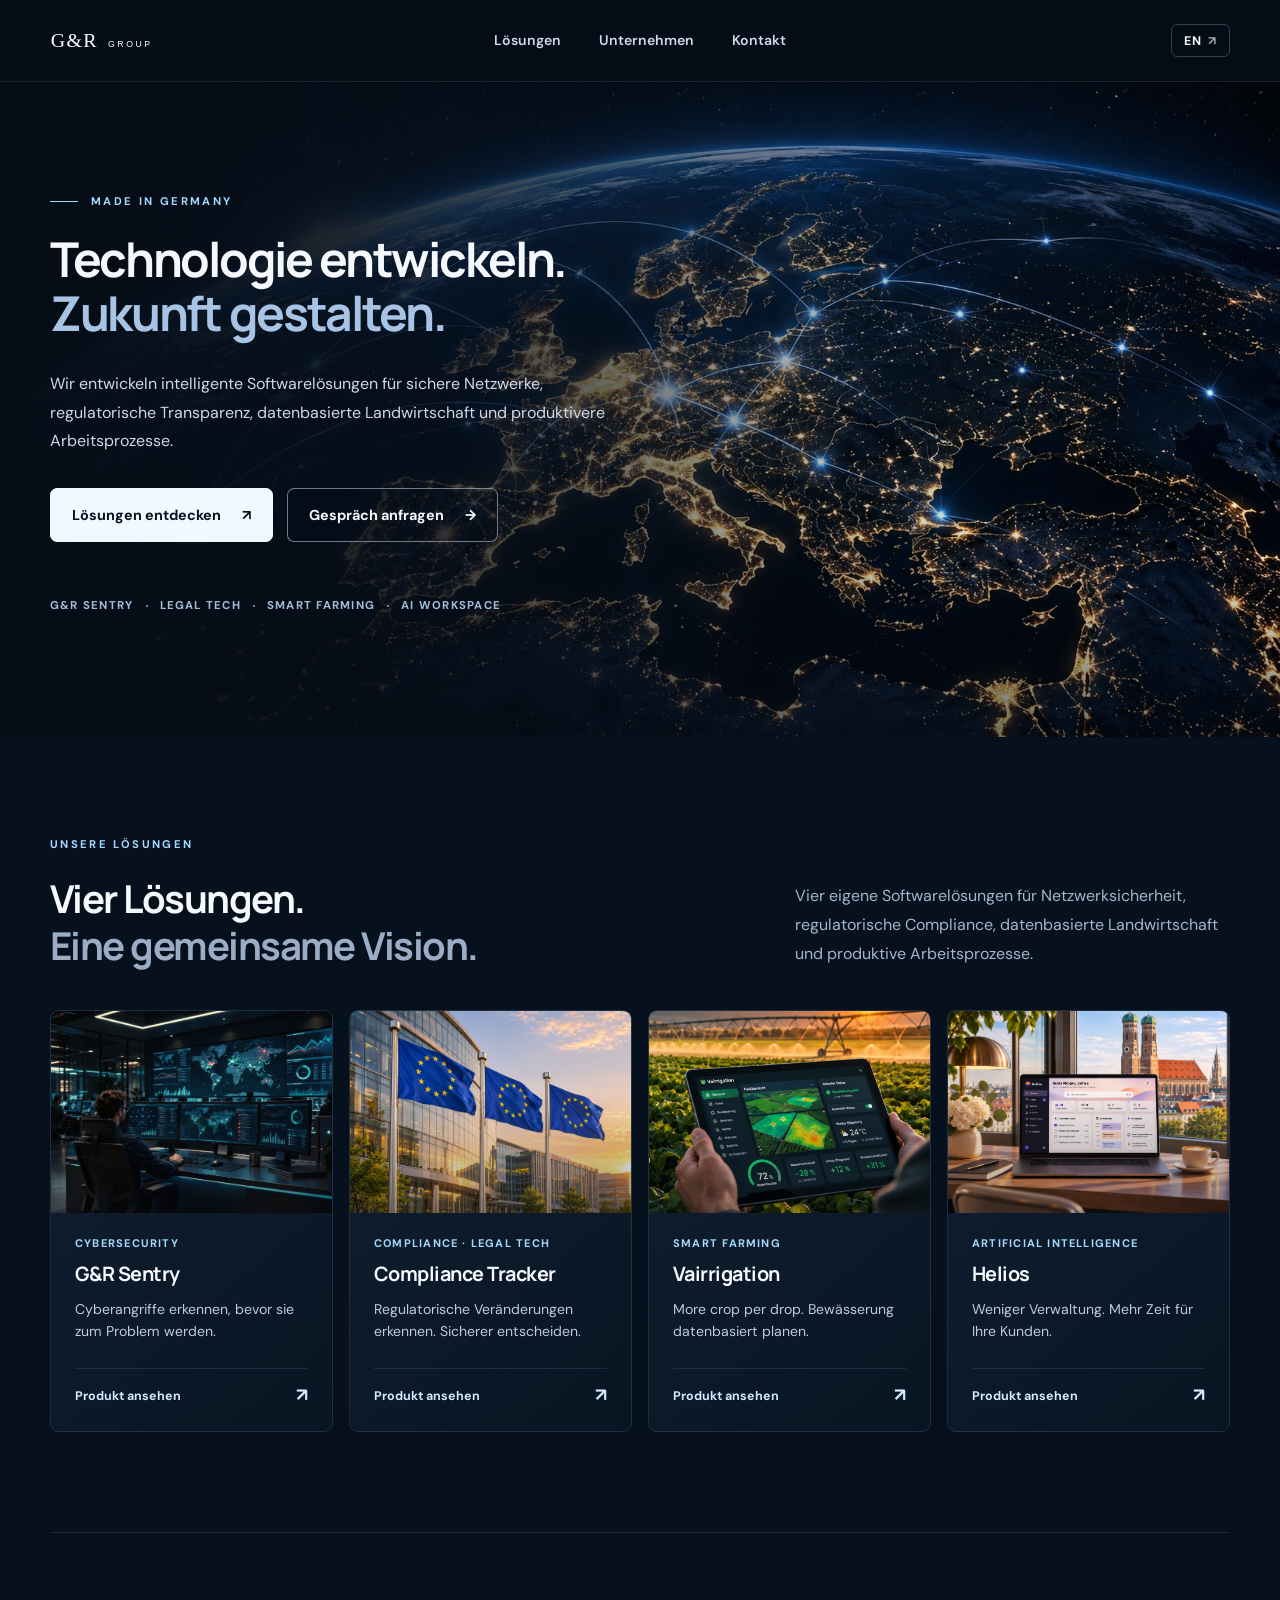
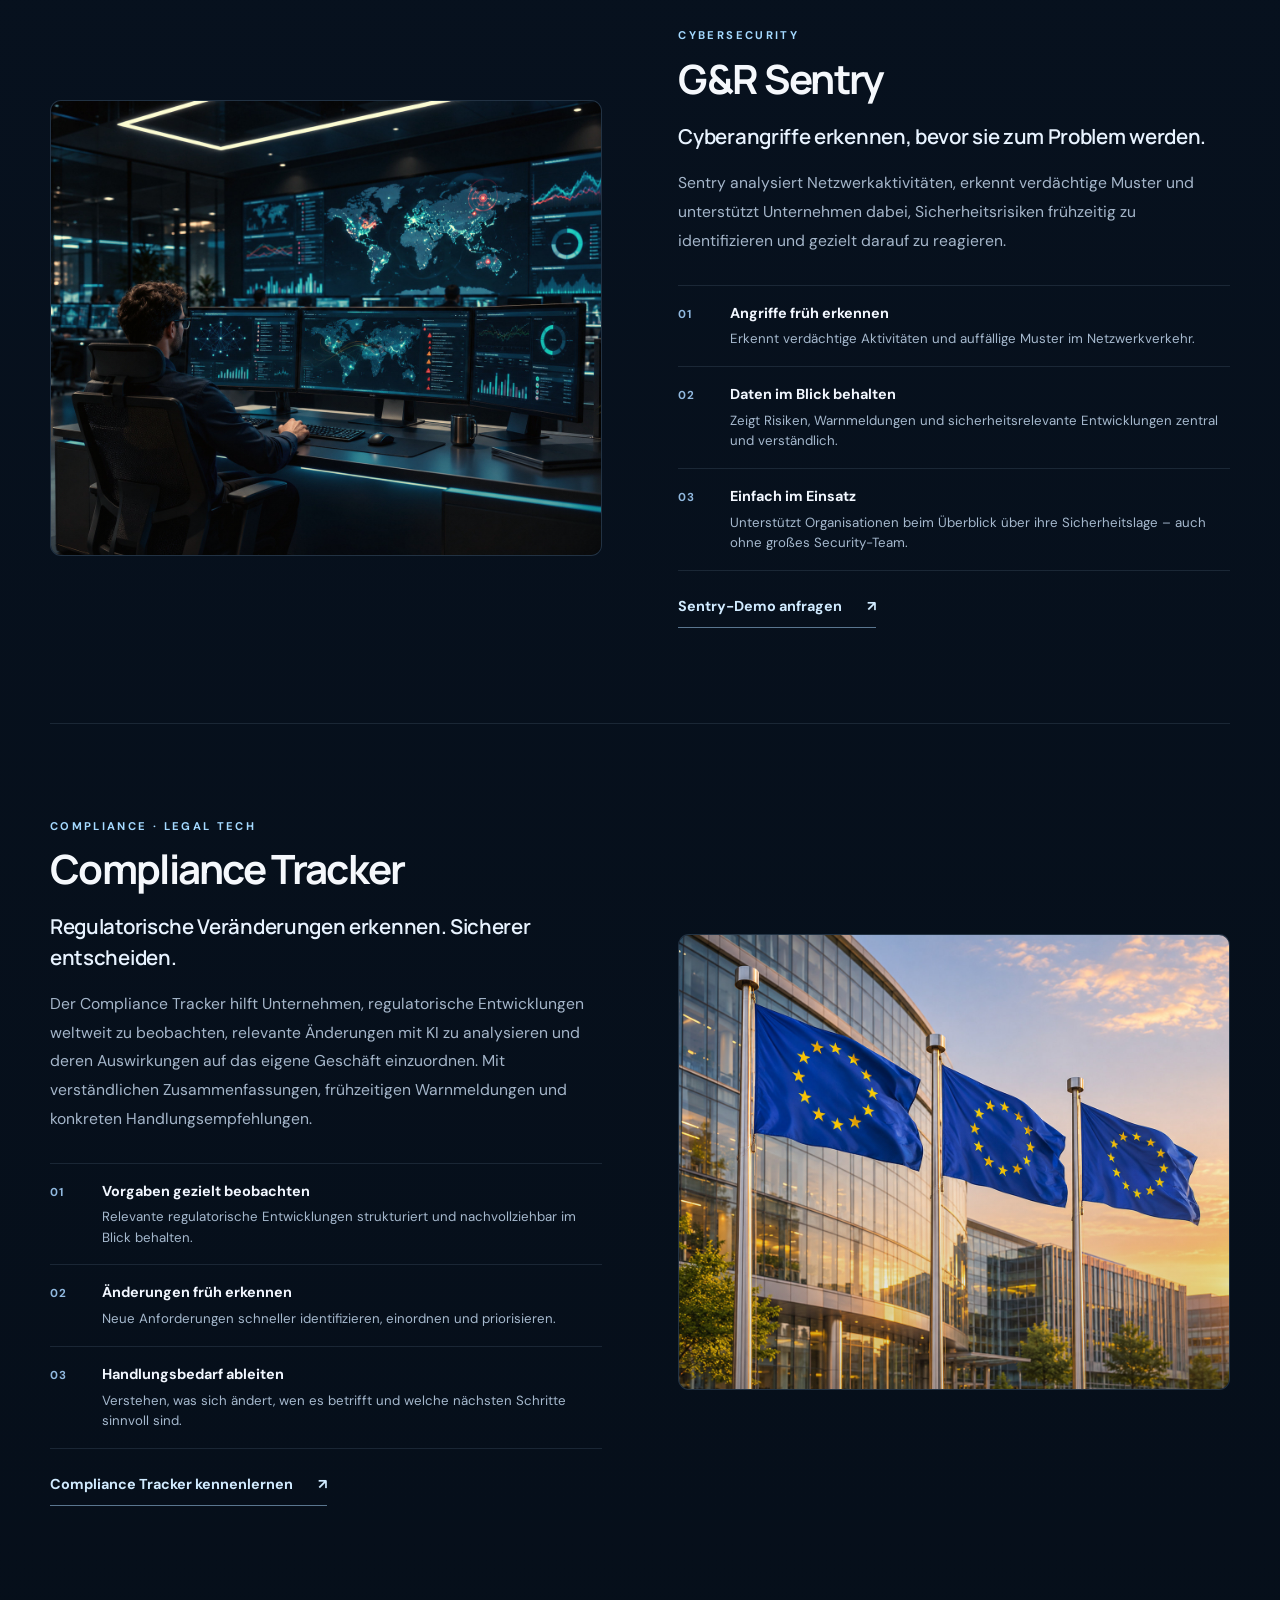
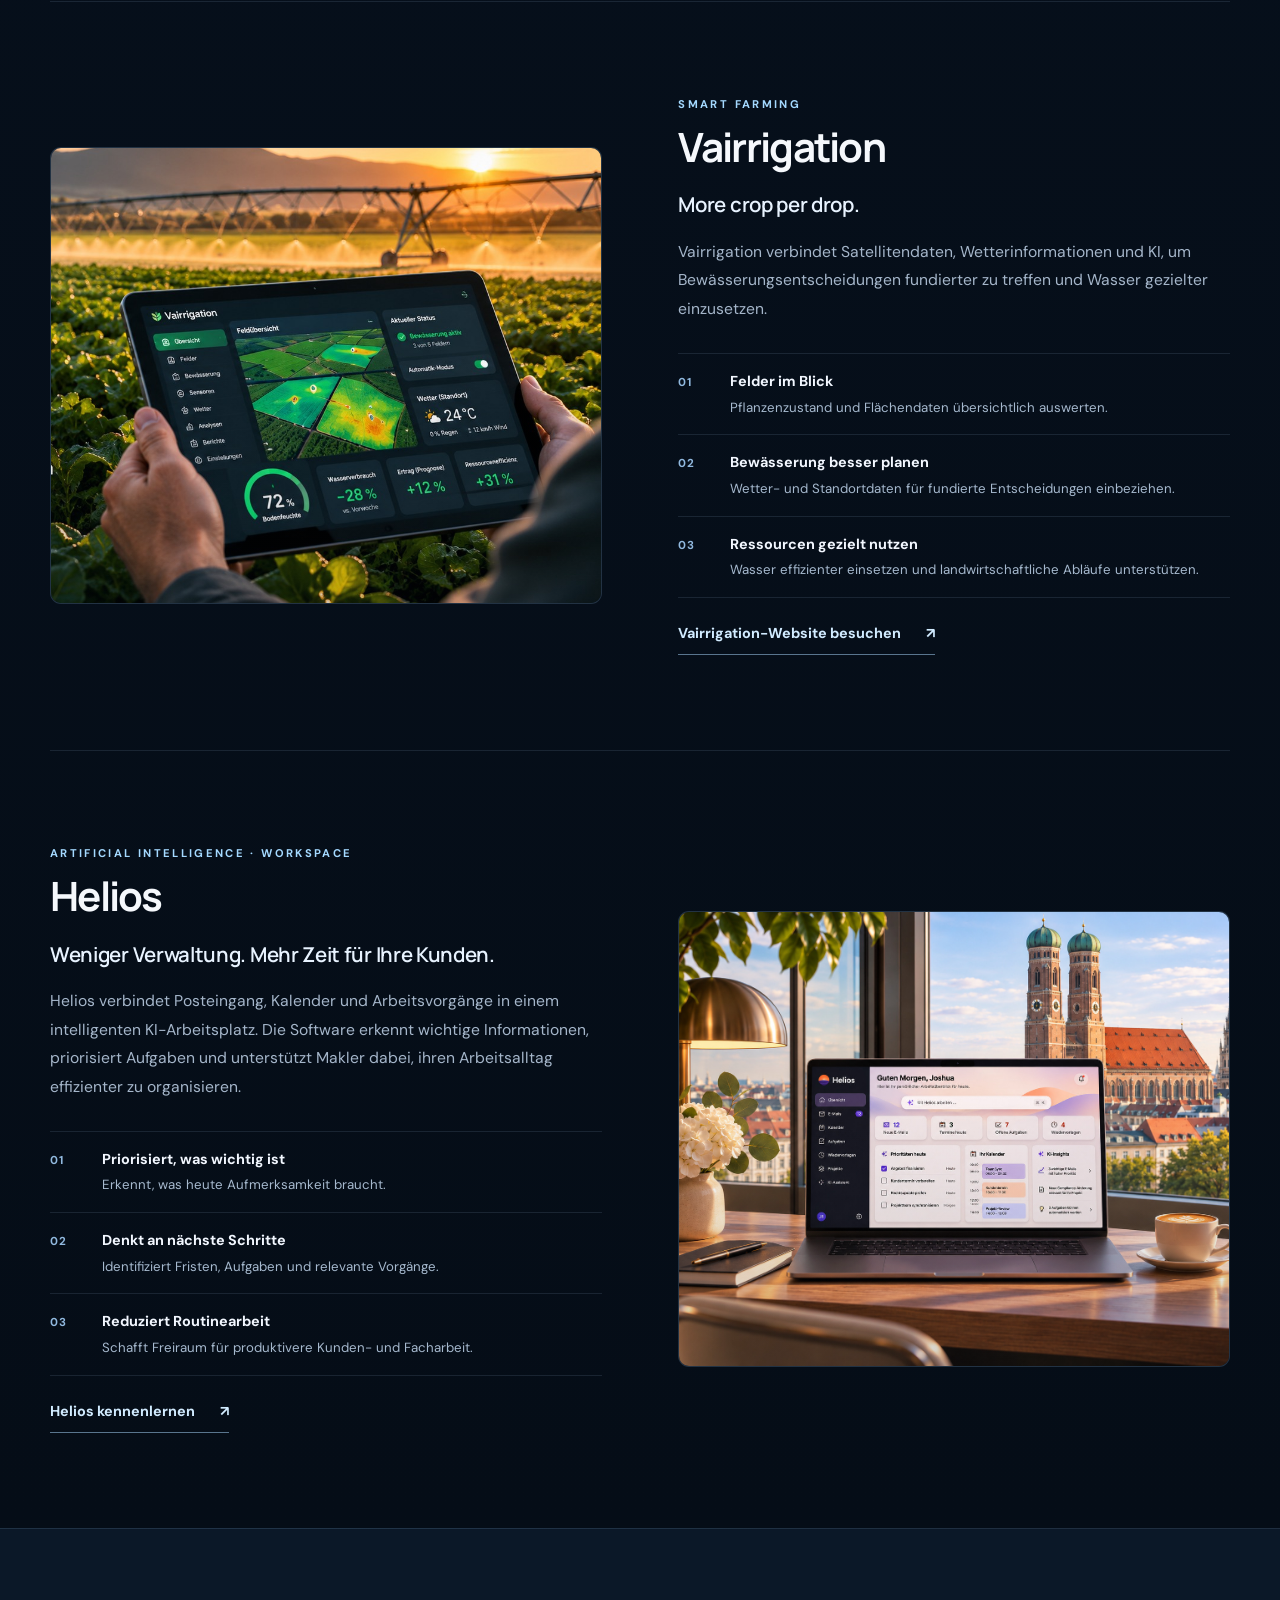
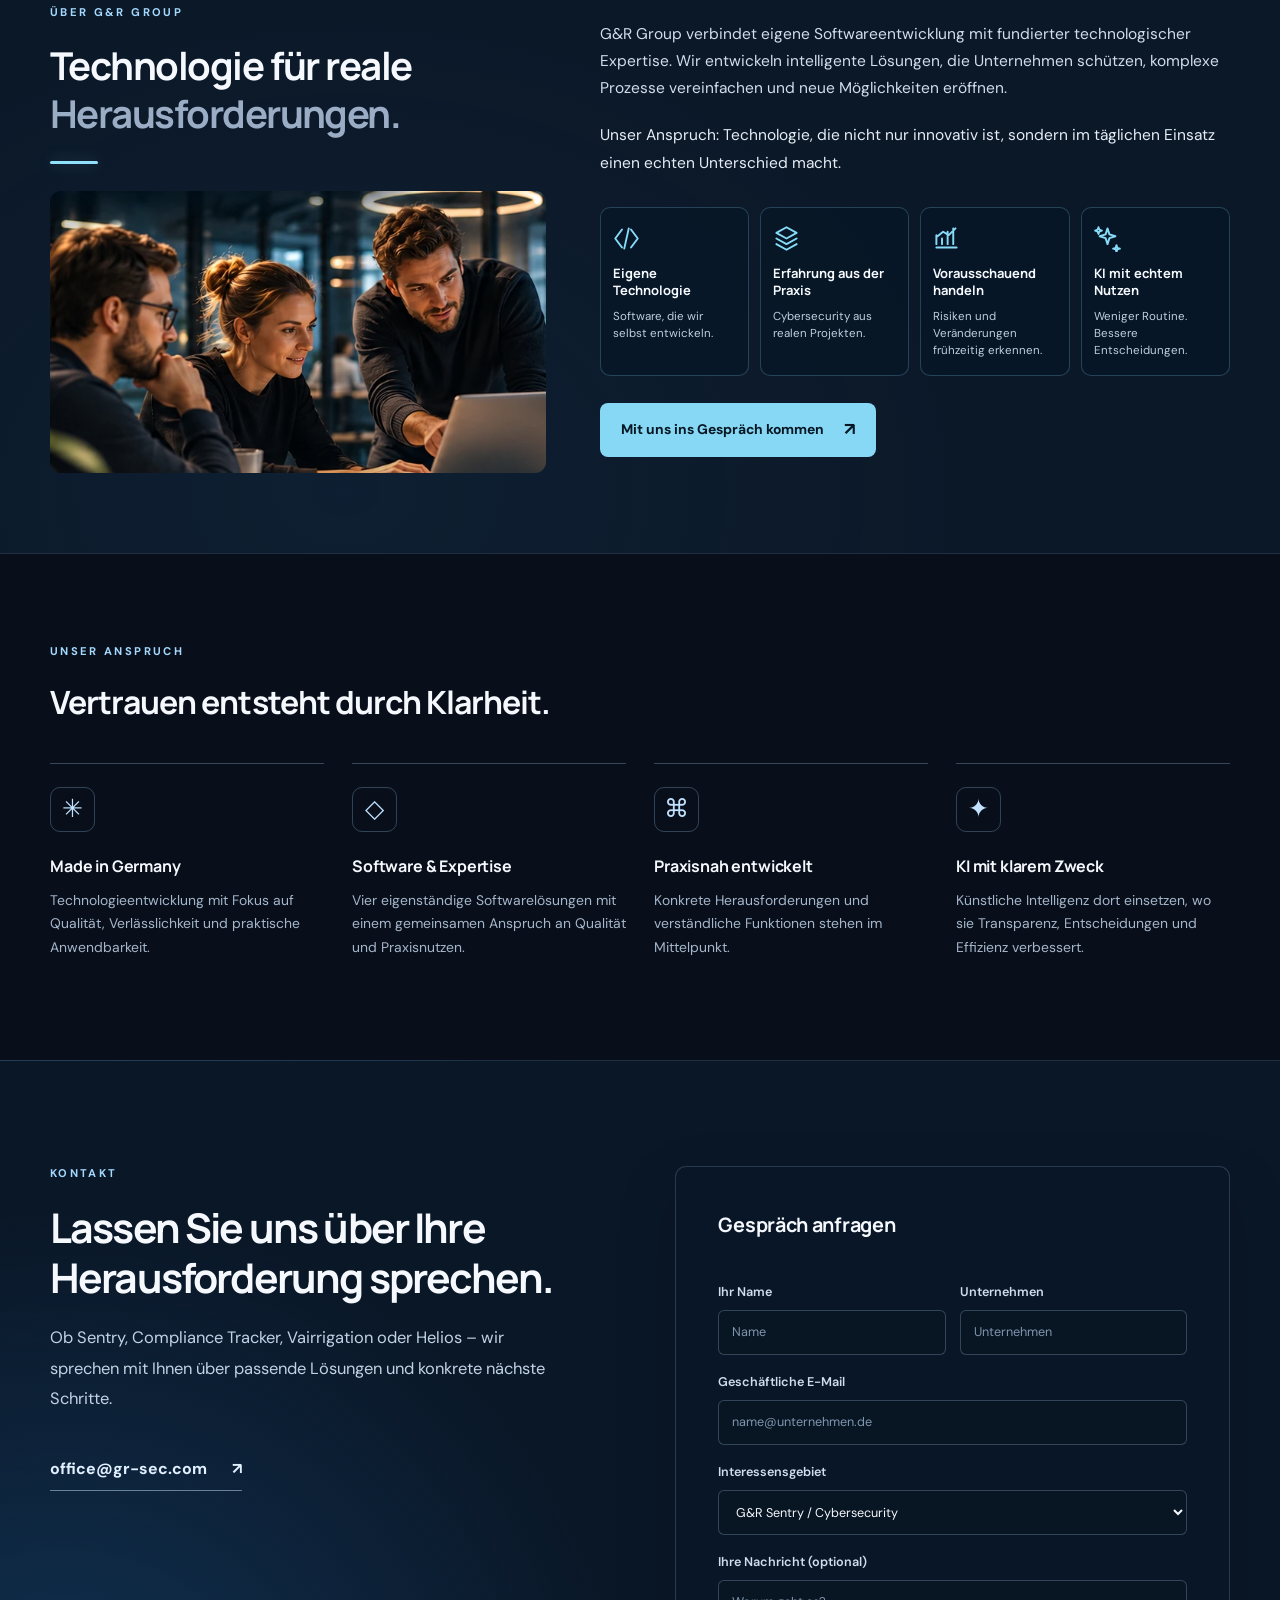
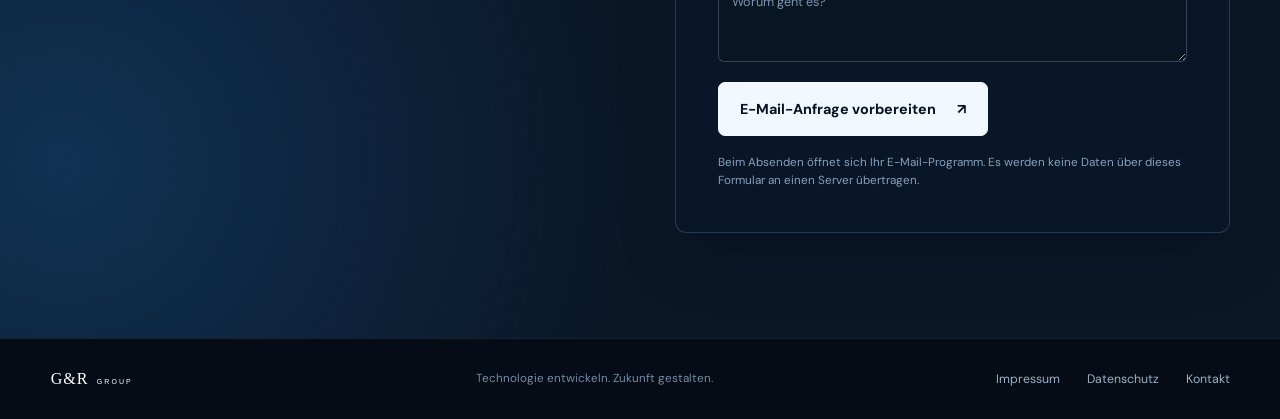
<file: site/index.html>
<!doctype html>
<html lang="de">
<head>
  <meta charset="UTF-8" />
  <meta name="viewport" content="width=device-width, initial-scale=1" />
  <meta name="theme-color" content="#060d17" />
  <meta name="description" content="G&R Group entwickelt intelligente Softwarelösungen für Netzwerksicherheit, regulatorische Compliance, Smart Farming und KI-Arbeitsplätze." />
  <title>G&R Group | Technologie entwickeln. Zukunft gestalten.</title>
  <link rel="icon" type="image/x-icon" href="https://gr-sec.com/favicon.ico" />
  <link rel="alternate icon" href="favicon.svg" type="image/svg+xml" />
  <link rel="preconnect" href="https://fonts.googleapis.com" />
  <link rel="preconnect" href="https://fonts.gstatic.com" crossorigin />
  <link href="https://fonts.googleapis.com/css2?family=DM+Sans:wght@400;500;600;700&family=Manrope:wght@400;500;600;700;800&display=swap" rel="stylesheet" />
  <link rel="preload" as="image" type="image/webp" imagesrcset="images/hero-europe-night-1080.webp 1080w, images/hero-europe-night-hd.webp 1774w" imagesizes="100vw" />
  <link rel="stylesheet" href="styles.css" />
</head>
<body>
  <a class="skip-link" href="#main" data-i18n="skip">Zum Inhalt springen</a>

  <header class="site-header" id="top">
    <div class="wrap header-inner">
      <a class="brand" href="#top" aria-label="G&R Group – Startseite"><img src="https://gr-hld.com/images/logo.png" onerror="this.onerror=null;this.src='images/logo-light.svg'" alt="G&R Group" width="186" height="42" /></a>
      <button class="menu-toggle" type="button" id="menuToggle" aria-controls="siteNav" aria-expanded="false" aria-label="Menü öffnen">
        <span></span><span></span><span></span>
      </button>
      <nav class="site-nav" id="siteNav" aria-label="Hauptnavigation">
        <a href="#products" data-i18n="navProducts">Lösungen</a>
        <a href="#about" data-i18n="navAbout">Unternehmen</a>
        <a href="#contact" data-i18n="navContact">Kontakt</a>
      </nav>
      <button type="button" class="language-switch" id="langBtn" aria-label="Switch to English" title="Switch to English">EN <span aria-hidden="true">↗</span></button>
    </div>
  </header>

  <main id="main">
    <section class="hero-shell" aria-labelledby="heroTitle">
      <!-- Full-width Europe-at-night artwork with no baked-in lettering. -->
      <div class="hero-visual" aria-hidden="true">
        <picture>
          <source type="image/webp" srcset="images/hero-europe-night-1080.webp 1080w, images/hero-europe-night-hd.webp 1774w" sizes="100vw" />
          <img src="images/hero-europe-night-hd.jpg" alt="" width="1774" height="887" fetchpriority="high" decoding="async" />
        </picture>
      </div>
      <div class="hero-glow" aria-hidden="true"></div>
      <div class="wrap hero-grid">
        <div class="hero-copy">
          <p class="eyebrow"><span class="eyebrow-rule"></span><span data-i18n="heroEyebrow">MADE IN GERMANY</span></p>
          <h1 id="heroTitle" data-i18n="heroTitle">Technologie entwickeln.<br /><span class="title-accent">Zukunft gestalten.</span></h1>
          <p class="hero-lead" data-i18n="heroLead">Wir entwickeln intelligente Softwarelösungen für sichere Netzwerke, regulatorische Transparenz, datenbasierte Landwirtschaft und produktivere Arbeitsprozesse.</p>
          <div class="hero-actions">
            <a class="button button-primary" href="#products"><span data-i18n="productsCTA">Lösungen entdecken</span><span aria-hidden="true">↗</span></a>
            <a class="button button-ghost" href="#contact"><span data-i18n="contactCTA">Gespräch anfragen</span><span aria-hidden="true">→</span></a>
          </div>
          <div class="hero-meta" aria-label="Lösungsbereiche">
            <span>G&R SENTRY</span><i></i><span>LEGAL TECH</span><i></i><span>SMART FARMING</span><i></i><span>AI WORKSPACE</span>
          </div>
        </div>
      </div>
      <div class="hero-bottom-line" aria-hidden="true"></div>
    </section>

    <section class="section section-products" id="products" aria-labelledby="productsHeading">
      <div class="wrap">
        <div class="section-header">
          <div>
            <p class="eyebrow" data-i18n="fieldsKicker">UNSERE LÖSUNGEN</p>
            <h2 id="productsHeading" data-i18n="fieldsTitle">Vier Lösungen.<br /><span class="text-muted">Eine gemeinsame Vision.</span></h2>
          </div>
          <p class="section-intro" data-i18n="fieldsLead">Vier eigene Softwarelösungen für Netzwerksicherheit, regulatorische Compliance, datenbasierte Landwirtschaft und produktive Arbeitsprozesse.</p>
        </div>
        <div class="product-grid">
          <a href="#cyber" class="product-card">
            <div class="product-image"><img src="images/cyber.jpg" alt="Cybersecurity-Analyst überwacht Netzwerkereignisse im Security Operations Center" loading="lazy" decoding="async" /></div>
            <div class="product-card-body"><span class="product-category">CYBERSECURITY</span><h3>G&R Sentry</h3><p data-i18n="cardCyber">Cyberangriffe erkennen, bevor sie zum Problem werden.</p><span class="product-card-link"><span data-i18n="exploreProduct">Produkt ansehen</span><span aria-hidden="true">↗</span></span></div>
          </a>
          <a href="#compliance" class="product-card">
            <div class="product-image"><img src="images/compliance.jpg" alt="Drei EU-Flaggen vor modernen europäischen Glasgebäuden im Abendlicht" loading="lazy" decoding="async" /></div>
            <div class="product-card-body"><span class="product-category">COMPLIANCE · LEGAL TECH</span><h3>Compliance Tracker</h3><p data-i18n="cardComp">Regulatorische Veränderungen erkennen. Sicherer entscheiden.</p><span class="product-card-link"><span data-i18n="exploreProduct">Produkt ansehen</span><span aria-hidden="true">↗</span></span></div>
          </a>
          <a href="https://vairrigation.org" class="product-card product-card-farming">
            <div class="product-image"><img src="images/vairrigation.jpg" alt="Bewässertes Feld mit Vairrigation-Dashboard auf einem Tablet – illustrative Produktvisualisierung" loading="lazy" decoding="async" width="922" height="770" /></div>
            <div class="product-card-body"><span class="product-category">SMART FARMING</span><h3>Vairrigation</h3><p data-i18n="cardFarm">More crop per drop. Bewässerung datenbasiert planen.</p><span class="product-card-link"><span data-i18n="exploreProduct">Produkt ansehen</span><span aria-hidden="true">↗</span></span></div>
          </a>
          <a href="#ai" class="product-card">
            <div class="product-image"><img src="images/ai.jpg" alt="Helios KI-Arbeitsplatz auf einem Laptop vor der Münchner Frauenkirche" loading="lazy" decoding="async" /></div>
            <div class="product-card-body"><span class="product-category">ARTIFICIAL INTELLIGENCE</span><h3>Helios</h3><p data-i18n="cardAi">Weniger Verwaltung. Mehr Zeit für Ihre Kunden.</p><span class="product-card-link"><span data-i18n="exploreProduct">Produkt ansehen</span><span aria-hidden="true">↗</span></span></div>
          </a>
        </div>
      </div>
    </section>

    <div class="product-details">
      <section class="wrap detail-row" id="cyber" aria-labelledby="cyberHeading">
        <div class="detail-media"><img src="images/cyber.jpg" alt="G&R Sentry – Cybersecurity-Analyst an Netzwerkmonitoren" loading="lazy" decoding="async" /></div>
        <div class="detail-content">
          <p class="eyebrow">CYBERSECURITY</p>
          <h2 id="cyberHeading">G&R Sentry</h2>
          <h3 class="detail-tagline" data-i18n="cyberTagline">Cyberangriffe erkennen, bevor sie zum Problem werden.</h3>
          <p class="detail-lead" data-i18n="cyberLead">Sentry analysiert Netzwerkaktivitäten, erkennt verdächtige Muster und unterstützt Unternehmen dabei, Sicherheitsrisiken frühzeitig zu identifizieren und gezielt darauf zu reagieren.</p>
          <div class="feature-list">
            <div class="feature"><span class="feature-index">01</span><div><strong data-i18n="cy1t">Angriffe früh erkennen</strong><p data-i18n="cy1d">Erkennt verdächtige Aktivitäten und auffällige Muster im Netzwerkverkehr.</p></div></div>
            <div class="feature"><span class="feature-index">02</span><div><strong data-i18n="cy2t">Daten im Blick behalten</strong><p data-i18n="cy2d">Zeigt Risiken, Warnmeldungen und sicherheitsrelevante Entwicklungen zentral und verständlich.</p></div></div>
            <div class="feature"><span class="feature-index">03</span><div><strong data-i18n="cy3t">Einfach im Einsatz</strong><p data-i18n="cy3d">Unterstützt Organisationen beim Überblick über ihre Sicherheitslage – auch ohne großes Security-Team.</p></div></div>
          </div>
          <a href="#contact" class="text-link detail-cta" data-contact-topic="G&R Sentry"><span data-i18n="sentryDetailCTA">Sentry-Demo anfragen</span><span aria-hidden="true">↗</span></a>
        </div>
      </section>
      <section class="wrap detail-row detail-reverse" id="compliance" aria-labelledby="compHeading">
        <div class="detail-media"><img src="images/compliance.jpg" alt="Drei EU-Flaggen vor einem modernen europäischen Verwaltungsgebäude" loading="lazy" decoding="async" /></div>
        <div class="detail-content">
          <p class="eyebrow">COMPLIANCE · LEGAL TECH</p>
          <h2 id="compHeading">Compliance Tracker</h2>
          <h3 class="detail-tagline" data-i18n="compTagline">Regulatorische Veränderungen erkennen. Sicherer entscheiden.</h3>
          <p class="detail-lead" data-i18n="compLead">Der Compliance Tracker hilft Unternehmen, regulatorische Entwicklungen weltweit zu beobachten, relevante Änderungen mit KI zu analysieren und deren Auswirkungen auf das eigene Geschäft einzuordnen. Mit verständlichen Zusammenfassungen, frühzeitigen Warnmeldungen und konkreten Handlungsempfehlungen.</p>
          <div class="feature-list">
            <div class="feature"><span class="feature-index">01</span><div><strong data-i18n="co1t">Vorgaben gezielt beobachten</strong><p data-i18n="co1d">Relevante regulatorische Entwicklungen strukturiert und nachvollziehbar im Blick behalten.</p></div></div>
            <div class="feature"><span class="feature-index">02</span><div><strong data-i18n="co2t">Änderungen früh erkennen</strong><p data-i18n="co2d">Neue Anforderungen schneller identifizieren, einordnen und priorisieren.</p></div></div>
            <div class="feature"><span class="feature-index">03</span><div><strong data-i18n="co3t">Handlungsbedarf ableiten</strong><p data-i18n="co3d">Verstehen, was sich ändert, wen es betrifft und welche nächsten Schritte sinnvoll sind.</p></div></div>
          </div>
          <a href="#contact" class="text-link detail-cta" data-contact-topic="Compliance Tracker"><span data-i18n="compDetailCTA">Compliance Tracker kennenlernen</span><span aria-hidden="true">↗</span></a>
        </div>
      </section>
      <section class="wrap detail-row" id="farming" aria-labelledby="farmingHeading">
        <div class="detail-media">
          <a class="detail-media-link" href="https://vairrigation.org">
            <img src="images/vairrigation.jpg" alt="Vairrigation – Feldübersicht auf einem Tablet vor bewässerter Landwirtschaftsfläche" loading="lazy" decoding="async" width="922" height="770" />
          </a>
        </div>
        <div class="detail-content">
          <p class="eyebrow">SMART FARMING</p>
          <h2 id="farmingHeading"><a href="https://vairrigation.org">Vairrigation</a></h2>
          <h3 class="detail-tagline" data-i18n="farmTagline">More crop per drop.</h3>
          <p class="detail-lead" data-i18n="farmLead">Vairrigation verbindet Satellitendaten, Wetterinformationen und KI, um Bewässerungsentscheidungen fundierter zu treffen und Wasser gezielter einzusetzen.</p>
          <div class="feature-list">
            <div class="feature"><span class="feature-index">01</span><div><strong data-i18n="farm1t">Felder im Blick</strong><p data-i18n="farm1d">Pflanzenzustand und Flächendaten übersichtlich auswerten.</p></div></div>
            <div class="feature"><span class="feature-index">02</span><div><strong data-i18n="farm2t">Bewässerung besser planen</strong><p data-i18n="farm2d">Wetter- und Standortdaten für fundierte Entscheidungen einbeziehen.</p></div></div>
            <div class="feature"><span class="feature-index">03</span><div><strong data-i18n="farm3t">Ressourcen gezielt nutzen</strong><p data-i18n="farm3d">Wasser effizienter einsetzen und landwirtschaftliche Abläufe unterstützen.</p></div></div>
          </div>
          <a href="https://vairrigation.org" class="text-link detail-cta"><span data-i18n="farmDetailCTA">Vairrigation-Website besuchen</span><span aria-hidden="true">↗</span></a>
        </div>
      </section>
      <section class="wrap detail-row detail-reverse" id="ai" aria-labelledby="aiHeading">
        <div class="detail-media"><img src="images/ai.jpg" alt="Helios – KI-Arbeitsplatz auf einem Laptop mit Blick auf die Münchner Frauenkirche" loading="lazy" decoding="async" /></div>
        <div class="detail-content">
          <p class="eyebrow">ARTIFICIAL INTELLIGENCE · WORKSPACE</p>
          <h2 id="aiHeading">Helios</h2>
          <h3 class="detail-tagline" data-i18n="aiTagline">Weniger Verwaltung. Mehr Zeit für Ihre Kunden.</h3>
          <p class="detail-lead" data-i18n="aiLead">Helios verbindet Posteingang, Kalender und Arbeitsvorgänge in einem intelligenten KI-Arbeitsplatz. Die Software erkennt wichtige Informationen, priorisiert Aufgaben und unterstützt Makler dabei, ihren Arbeitsalltag effizienter zu organisieren.</p>
          <div class="feature-list">
            <div class="feature"><span class="feature-index">01</span><div><strong data-i18n="ai1t">Priorisiert, was wichtig ist</strong><p data-i18n="ai1d">Erkennt, was heute Aufmerksamkeit braucht.</p></div></div>
            <div class="feature"><span class="feature-index">02</span><div><strong data-i18n="ai2t">Denkt an nächste Schritte</strong><p data-i18n="ai2d">Identifiziert Fristen, Aufgaben und relevante Vorgänge.</p></div></div>
            <div class="feature"><span class="feature-index">03</span><div><strong data-i18n="ai3t">Reduziert Routinearbeit</strong><p data-i18n="ai3d">Schafft Freiraum für produktivere Kunden- und Facharbeit.</p></div></div>
          </div>
          <a href="#contact" class="text-link detail-cta" data-contact-topic="Helios"><span data-i18n="heliosDetailCTA">Helios kennenlernen</span><span aria-hidden="true">↗</span></a>
        </div>
      </section>
    </div>

    <section class="about-section" id="about" aria-labelledby="aboutHeading">
      <div class="wrap about-grid">
        <div class="about-intro">
          <p class="eyebrow" data-i18n="aboutKicker">ÜBER G&amp;R GROUP</p>
          <h2 id="aboutHeading" data-i18n="aboutTitle">Technologie für reale<br /><span class="text-muted">Herausforderungen.</span></h2>
          <span class="about-rule" aria-hidden="true"></span>
          <div class="about-visual">
            <img src="images/about-team.webp" alt="" width="914" height="368" loading="lazy" decoding="async" />
          </div>
        </div>
        <div class="about-copy">
          <p data-i18n="aboutText">G&amp;R Group verbindet eigene Softwareentwicklung mit fundierter technologischer Expertise. Wir entwickeln intelligente Lösungen, die Unternehmen schützen, komplexe Prozesse vereinfachen und neue Möglichkeiten eröffnen.</p>
          <p class="about-claim" data-i18n="aboutClaim">Unser Anspruch: Technologie, die nicht nur innovativ ist, sondern im täglichen Einsatz einen echten Unterschied macht.</p>
          <div class="about-benefits">
            <article class="about-benefit">
              <svg viewBox="0 0 24 24" aria-hidden="true" focusable="false"><path d="M8 4 2 12l6 8M16 4l6 8-6 8M14 3l-4 18" /></svg>
              <h3 data-i18n="aboutBenefit1Title">Eigene Technologie</h3>
              <p data-i18n="aboutBenefit1Text">Software, die wir selbst entwickeln.</p>
            </article>
            <article class="about-benefit">
              <svg viewBox="0 0 24 24" aria-hidden="true" focusable="false"><path d="m12 2 9 5-9 5-9-5 9-5ZM3 12l9 5 9-5M3 17l9 5 9-5" /></svg>
              <h3 data-i18n="aboutBenefit2Title">Erfahrung aus der Praxis</h3>
              <p data-i18n="aboutBenefit2Text">Cybersecurity aus realen Projekten.</p>
            </article>
            <article class="about-benefit">
              <svg viewBox="0 0 24 24" aria-hidden="true" focusable="false"><path d="M3 17V9m5 8v-5m5 5V6m5 11V3M3 20h18M4 10l5-4 5 3 6-6" /></svg>
              <h3 data-i18n="aboutBenefit3Title">Vorausschauend handeln</h3>
              <p data-i18n="aboutBenefit3Text">Risiken und Veränderungen frühzeitig erkennen.</p>
            </article>
            <article class="about-benefit">
              <svg viewBox="0 0 24 24" aria-hidden="true" focusable="false"><path d="m12 3 1.7 5.3L19 10l-5.3 1.7L12 17l-1.7-5.3L5 10l5.3-1.7L12 3ZM20 18l.7 2.3L23 21l-2.3.7L20 24l-.7-2.3L17 21l2.3-.7L20 18ZM4 2l.8 2.2L7 5l-2.2.8L4 8l-.8-2.2L1 5l2.2-.8L4 2Z" /></svg>
              <h3 data-i18n="aboutBenefit4Title">KI mit echtem Nutzen</h3>
              <p data-i18n="aboutBenefit4Text">Weniger Routine. Bessere Entscheidungen.</p>
            </article>
          </div>
          <a href="#contact" class="about-cta"><span data-i18n="aboutCTA">Mit uns ins Gespräch kommen</span><span aria-hidden="true">↗</span></a>
        </div>
      </div>
    </section>

    <section class="trust-section" aria-labelledby="trustHeading">
      <div class="wrap">
        <div class="trust-heading"><p class="eyebrow" data-i18n="trustKicker">UNSER ANSPRUCH</p><h2 id="trustHeading" data-i18n="trustTitle">Vertrauen entsteht durch Klarheit.</h2></div>
        <div class="trust-grid">
          <div class="trust-item"><span class="trust-symbol" aria-hidden="true">✳</span><h3 data-i18n="trust1t">Made in Germany</h3><p data-i18n="trust1d">Technologieentwicklung mit Fokus auf Qualität, Verlässlichkeit und praktische Anwendbarkeit.</p></div>
          <div class="trust-item"><span class="trust-symbol" aria-hidden="true">◇</span><h3 data-i18n="trust2t">Software & Expertise</h3><p data-i18n="trust2d">Vier eigenständige Softwarelösungen mit einem gemeinsamen Anspruch an Qualität und Praxisnutzen.</p></div>
          <div class="trust-item"><span class="trust-symbol" aria-hidden="true">⌘</span><h3 data-i18n="trust3t">Praxisnah entwickelt</h3><p data-i18n="trust3d">Konkrete Herausforderungen und verständliche Funktionen stehen im Mittelpunkt.</p></div>
          <div class="trust-item"><span class="trust-symbol" aria-hidden="true">✦</span><h3 data-i18n="trust4t">KI mit klarem Zweck</h3><p data-i18n="trust4d">Künstliche Intelligenz dort einsetzen, wo sie Transparenz, Entscheidungen und Effizienz verbessert.</p></div>
        </div>
      </div>
    </section>

    <section class="contact-section" id="contact" aria-labelledby="contactHeading">
      <div class="wrap contact-grid">
        <div class="contact-copy">
          <p class="eyebrow" data-i18n="contactKicker">KONTAKT</p>
          <h2 id="contactHeading" data-i18n="contactTitle">Lassen Sie uns über Ihre Herausforderung sprechen.</h2>
          <p data-i18n="contactLead">Ob Sentry, Compliance Tracker, Vairrigation oder Helios – wir sprechen mit Ihnen über passende Lösungen und konkrete nächste Schritte.</p>
          <a class="contact-mail" href="mailto:office@gr-sec.com">office@gr-sec.com <span aria-hidden="true">↗</span></a>
        </div>
        <div class="contact-form-wrap">
          <form id="form">
            <h3 data-i18n="formTitle">Gespräch anfragen</h3>
            <div class="form-row">
              <label><span data-i18n="labelName">Ihr Name</span><input name="name" autocomplete="name" required data-i18n-placeholder="phName" placeholder="Name" /></label>
              <label><span data-i18n="labelCompany">Unternehmen</span><input name="company" autocomplete="organization" data-i18n-placeholder="phCompany" placeholder="Unternehmen" /></label>
            </div>
            <label><span data-i18n="labelEmail">Geschäftliche E-Mail</span><input type="email" name="email" autocomplete="email" required data-i18n-placeholder="phEmail" placeholder="name@unternehmen.de" /></label>
            <label><span data-i18n="labelTopic">Interessensgebiet</span><select name="topic"><option value="G&R Sentry">G&R Sentry / Cybersecurity</option><option value="Compliance Tracker">Compliance Tracker / Legal Tech</option><option value="Vairrigation" data-i18n="farmFormOption">Vairrigation / Smart Farming</option><option value="Helios">Helios / KI Workspace</option><option value="Allgemeine Anfrage" data-i18n="generalTopic">Allgemeine Anfrage</option></select></label>
            <label><span data-i18n="labelMessage">Ihre Nachricht (optional)</span><textarea name="msg" rows="3" data-i18n-placeholder="phMessage" placeholder="Worum geht es?"></textarea></label>
            <button class="button button-primary form-submit" type="submit"><span data-i18n="submit">E-Mail-Anfrage vorbereiten</span><span aria-hidden="true">↗</span></button>
            <p class="form-note" id="formNote" role="status" aria-live="polite" data-i18n="formNote">Beim Absenden öffnet sich Ihr E-Mail-Programm. Es werden keine Daten über dieses Formular an einen Server übertragen.</p>
          </form>
        </div>
      </div>
    </section>
  </main>

  <footer class="site-footer">
    <div class="wrap footer-inner">
      <a href="#top" class="brand" aria-label="G&R Group – zurück nach oben"><img src="https://gr-hld.com/images/logo.png" onerror="this.onerror=null;this.src='images/logo-light.svg'" alt="G&R Group" width="145" height="34" loading="lazy" decoding="async" /></a>
      <p data-i18n="footerLine">Technologie entwickeln. Zukunft gestalten.</p>
      <nav aria-label="Rechtliche Informationen"><a href="impressum.html">Impressum</a><a href="datenschutz.html">Datenschutz</a><a href="#contact" data-i18n="navContact">Kontakt</a></nav>
    </div>
  </footer>
  <script src="app.js" defer></script>
</body>
</html>
</file>
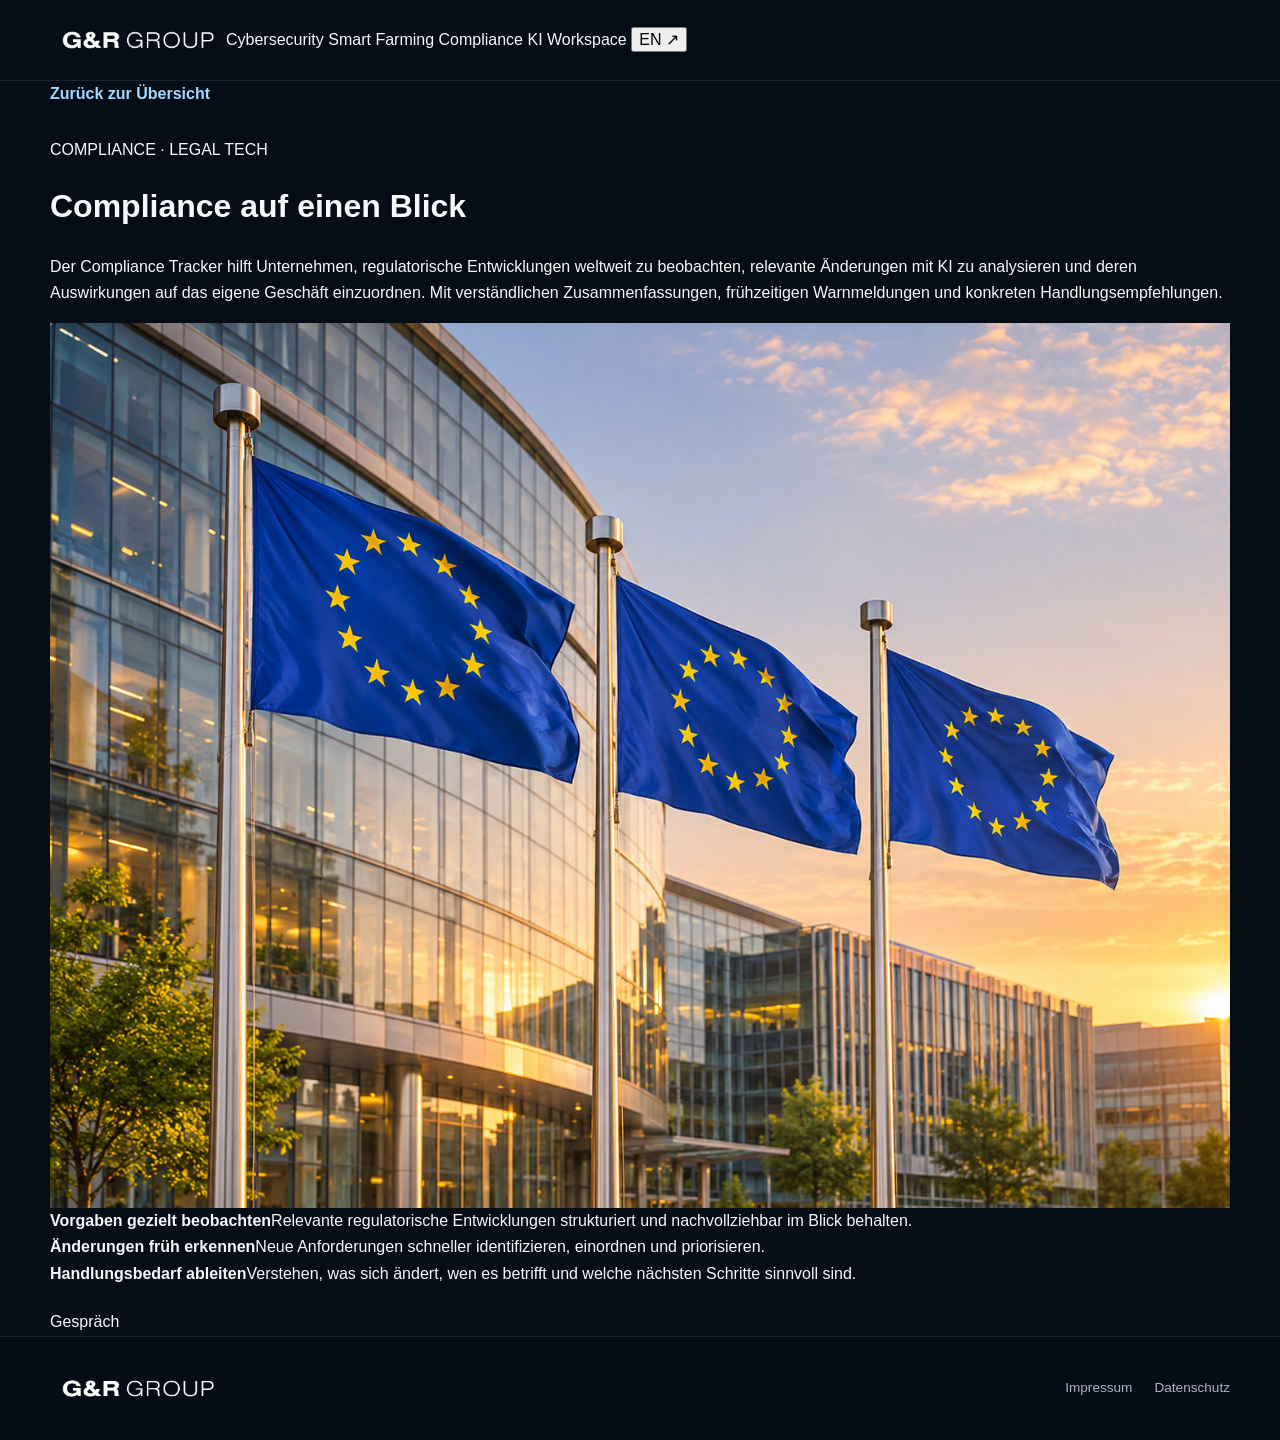
<file: site/compliance.html>
<!DOCTYPE html>
<html lang="de">
<head>
  <meta charset="UTF-8" />
  <meta name="viewport" content="width=device-width, initial-scale=1" />
  <title>Compliance · G&R Group</title>
  <link rel="icon" href="favicon.svg" type="image/svg+xml" />
  <link rel="stylesheet" href="https://fonts.googleapis.com/css2?family=Montserrat:wght@500;600;700&display=swap" />
  <link rel="stylesheet" href="styles.css" />
</head>
<body data-page="comp">
  <header class="nav">
    <div class="wrap nav-inner">
      <a href="index.html"><img src="images/logo.png" alt="G&R Group" class="logo" /></a>
      <nav class="nav-links">
        <a href="sentry.html" data-i18n="cyber">Cybersecurity</a>
        <a href="farming.html" data-i18n="farming">Smart Farming</a>
        <a href="compliance.html" data-i18n="compliance">Compliance</a>
        <a href="helios.html" data-i18n="aios">KI Workspace</a>
        <button class="lang" id="langBtn" type="button">EN</button>
      </nav>
    </div>
  </header>
  <main class="wrap page">
    <a class="back" href="index.html" data-i18n="backHome">Zurück zur Übersicht</a>
    <p class="kicker">COMPLIANCE · LEGAL TECH</p>
    <h1 data-i18n="compTitle">Compliance auf einen Blick</h1>
    <p class="lead" data-i18n="compLead">Unsere KI überwacht relevante Vorschriften, erkennt Änderungen und zeigt Ihnen, wo Handlungsbedarf besteht.</p>
    <img class="hero-img" src="images/compliance.jpg" alt="Compliance" />
    <div class="facts">
      <div class="fact"><strong data-i18n="co1t">Vorschriften im Blick</strong><span data-i18n="co1d">Alle relevanten Gesetze und Anforderungen für Ihr Unternehmen.</span></div>
      <div class="fact"><strong data-i18n="co2t">Änderungen früh erkennen</strong><span data-i18n="co2d">Neue Vorgaben werden automatisch erkannt und eingeordnet.</span></div>
      <div class="fact"><strong data-i18n="co3t">Handlungsbedarf erkennen</strong><span data-i18n="co3d">Sofort sehen, wo etwas zu tun ist und was als Nächstes ansteht.</span></div>
    </div>
    <p class="lead" style="margin-top:1.4rem" data-i18n="compMore"></p>
    <a class="btn" href="index.html#contact" data-i18n="talk">Gespräch</a>
  </main>
  <footer>
    <div class="wrap foot">
      <img src="images/logo.png" alt="G&R Group" class="foot-logo" />
      <nav class="foot-links">
        <a href="impressum.html">Impressum</a>
        <a href="datenschutz.html">Datenschutz</a>
      </nav>
    </div>
  </footer>
  <script src="app.js"></script>
</body>
</html>
</file>
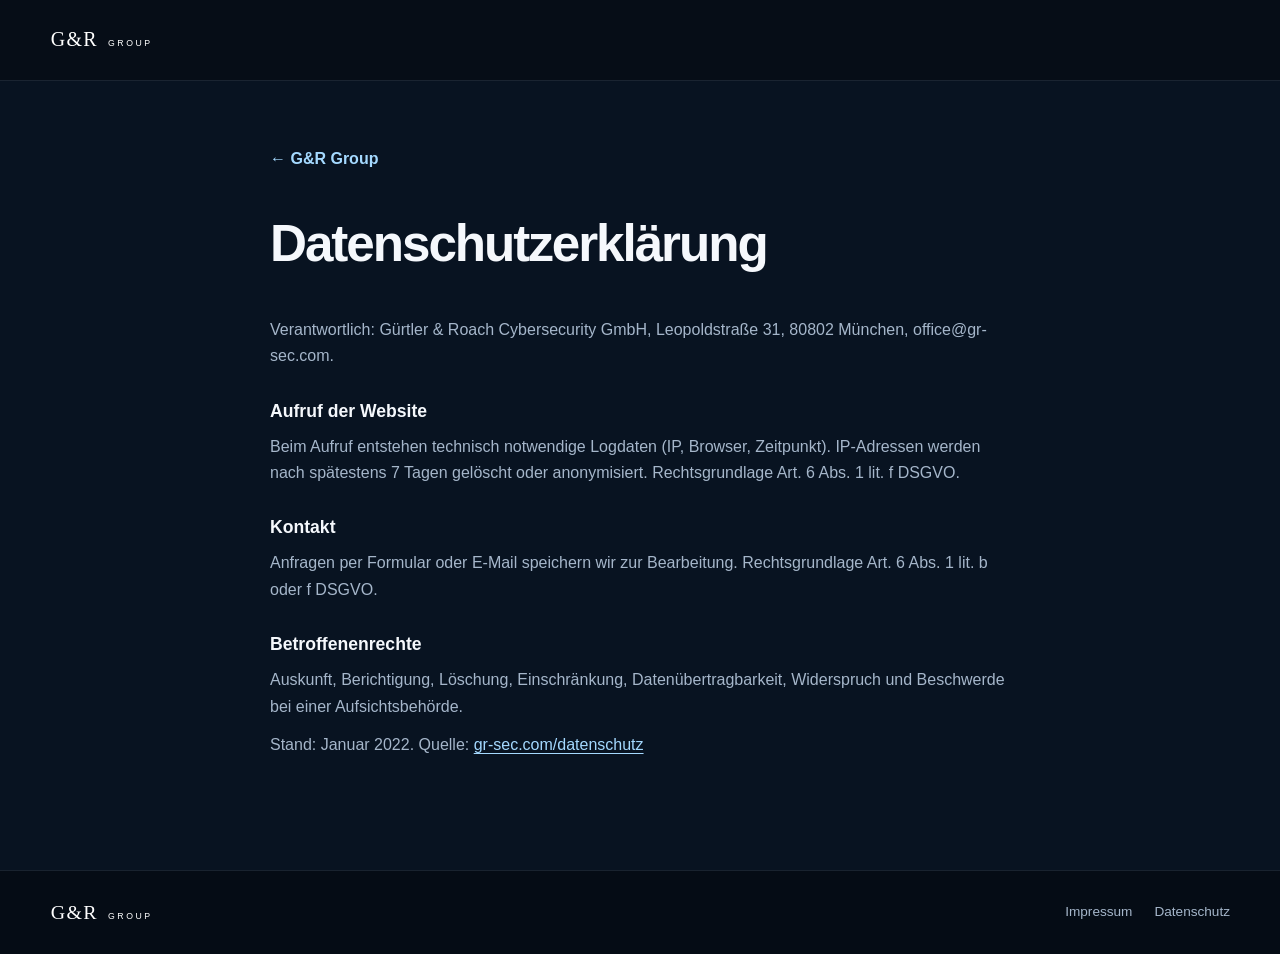
<file: site/datenschutz.html>
<!DOCTYPE html>
<html lang="de">
<head>
  <meta charset="UTF-8" />
  <meta name="viewport" content="width=device-width, initial-scale=1" />
  <title>Datenschutz · G&R Group</title>
  <link rel="icon" type="image/x-icon" href="https://gr-sec.com/favicon.ico" />
  <link rel="alternate icon" href="favicon.svg" type="image/svg+xml" />
  <link rel="stylesheet" href="https://fonts.googleapis.com/css2?family=Montserrat:wght@500;600;700&display=swap" />
  <link rel="stylesheet" href="styles.css" />
</head>
<body>
  <header class="nav"><div class="wrap nav-inner"><a href="index.html"><img src="https://gr-hld.com/images/logo.png" onerror="this.onerror=null;this.src='images/logo-light.svg'" alt="G&R Group" class="logo" /></a></div></header>
  <main class="legal-page">
    <div class="wrap narrow">
      <a class="back" href="index.html">← G&R Group</a>
      <h1>Datenschutzerklärung</h1>
      <p>Verantwortlich: Gürtler &amp; Roach Cybersecurity GmbH, Leopoldstraße 31, 80802 München, office@gr-sec.com.</p>
      <h2>Aufruf der Website</h2>
      <p>Beim Aufruf entstehen technisch notwendige Logdaten (IP, Browser, Zeitpunkt). IP-Adressen werden nach spätestens 7 Tagen gelöscht oder anonymisiert. Rechtsgrundlage Art. 6 Abs. 1 lit. f DSGVO.</p>
      <h2>Kontakt</h2>
      <p>Anfragen per Formular oder E-Mail speichern wir zur Bearbeitung. Rechtsgrundlage Art. 6 Abs. 1 lit. b oder f DSGVO.</p>
      <h2>Betroffenenrechte</h2>
      <p>Auskunft, Berichtigung, Löschung, Einschränkung, Datenübertragbarkeit, Widerspruch und Beschwerde bei einer Aufsichtsbehörde.</p>
      <p>Stand: Januar 2022. Quelle: <a href="https://gr-sec.com/datenschutz/">gr-sec.com/datenschutz</a></p>
    </div>
  </main>
  <footer><div class="wrap foot"><img src="https://gr-hld.com/images/logo.png" onerror="this.onerror=null;this.src='images/logo-light.svg'" alt="" class="foot-logo" /><nav class="foot-links"><a href="impressum.html">Impressum</a><a href="datenschutz.html">Datenschutz</a></nav></div></footer>
</body>
</html>
</file>
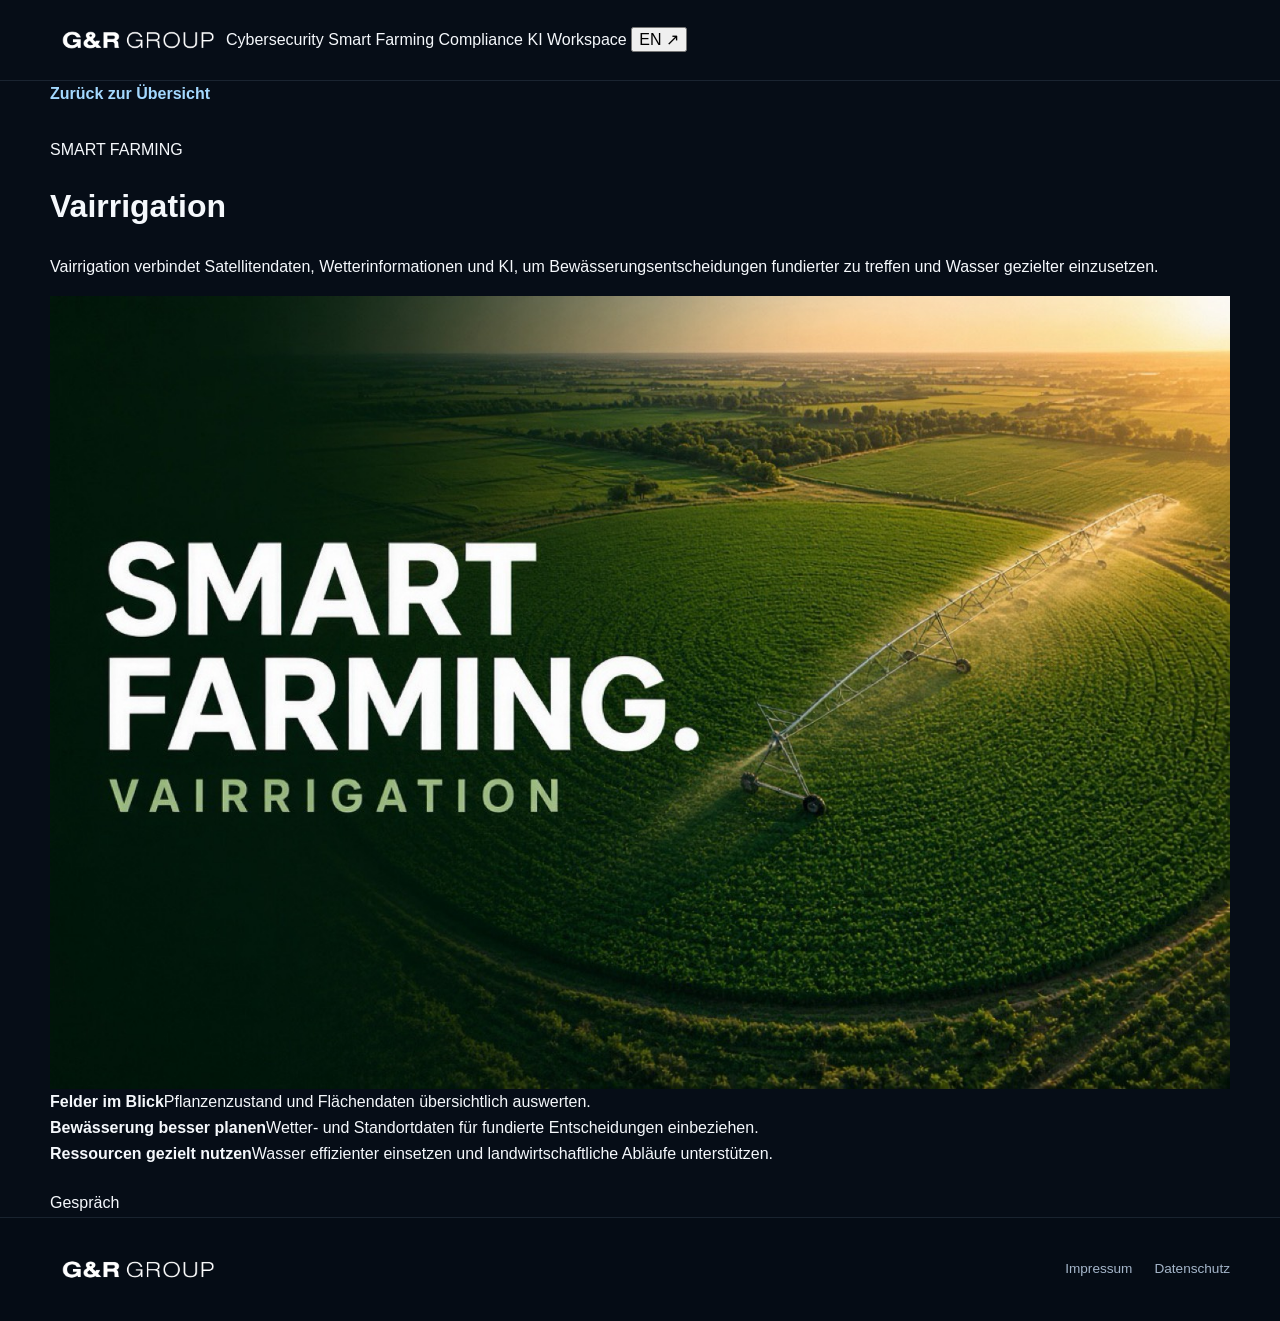
<file: site/farming.html>
<!DOCTYPE html>
<html lang="de">
<head>
  <meta charset="UTF-8" />
  <meta name="viewport" content="width=device-width, initial-scale=1" />
  <title>Vairrigation · G&R Group</title>
  <link rel="icon" href="favicon.svg" type="image/svg+xml" />
  <link rel="stylesheet" href="https://fonts.googleapis.com/css2?family=Montserrat:wght@500;600;700&display=swap" />
  <link rel="stylesheet" href="styles.css" />
</head>
<body data-page="farm">
  <header class="nav">
    <div class="wrap nav-inner">
      <a href="index.html"><img src="images/logo.png" alt="G&R Group" class="logo" /></a>
      <nav class="nav-links">
        <a href="sentry.html" data-i18n="cyber">Cybersecurity</a>
        <a href="farming.html" data-i18n="farming">Smart Farming</a>
        <a href="compliance.html" data-i18n="compliance">Compliance</a>
        <a href="helios.html" data-i18n="aios">KI Workspace</a>
        <button class="lang" id="langBtn" type="button">EN</button>
      </nav>
    </div>
  </header>
  <main class="wrap page">
    <a class="back" href="index.html" data-i18n="backHome">Zurück zur Übersicht</a>
    <p class="kicker">SMART FARMING</p>
    <h1>Vairrigation</h1>
    <p class="lead" data-i18n="farmLead">More crop per drop.<br />Mit KI und Satellitendaten genau wissen, was jedes Feld braucht.</p>
    <img class="hero-img" src="images/farming.jpg" alt="Vairrigation" />
    <div class="facts">
      <div class="fact"><strong data-i18n="farm1t">Gezielt bewässern</strong><span data-i18n="farm1d">Wissen, wann und wie viel Wasser jedes Feld wirklich braucht.</span></div>
      <div class="fact"><strong data-i18n="farm2t">Felder im Blick</strong><span data-i18n="farm2d">Feuchtigkeit, Pflanzenzustand und Entwicklung auf einen Blick.</span></div>
      <div class="fact"><strong data-i18n="farm3t">Ressourcen sparen</strong><span data-i18n="farm3d">Weniger Wasser und Dünger einsetzen – ohne Ertrag zu verschenken.</span></div>
    </div>
    <p class="lead" style="margin-top:1.4rem" data-i18n="farmMore"></p>
    <a class="btn" href="index.html#contact" data-i18n="talk">Gespräch</a>
  </main>
  <footer>
    <div class="wrap foot">
      <img src="images/logo.png" alt="G&R Group" class="foot-logo" />
      <nav class="foot-links">
        <a href="impressum.html">Impressum</a>
        <a href="datenschutz.html">Datenschutz</a>
      </nav>
    </div>
  </footer>
  <script src="app.js"></script>
</body>
</html>
</file>
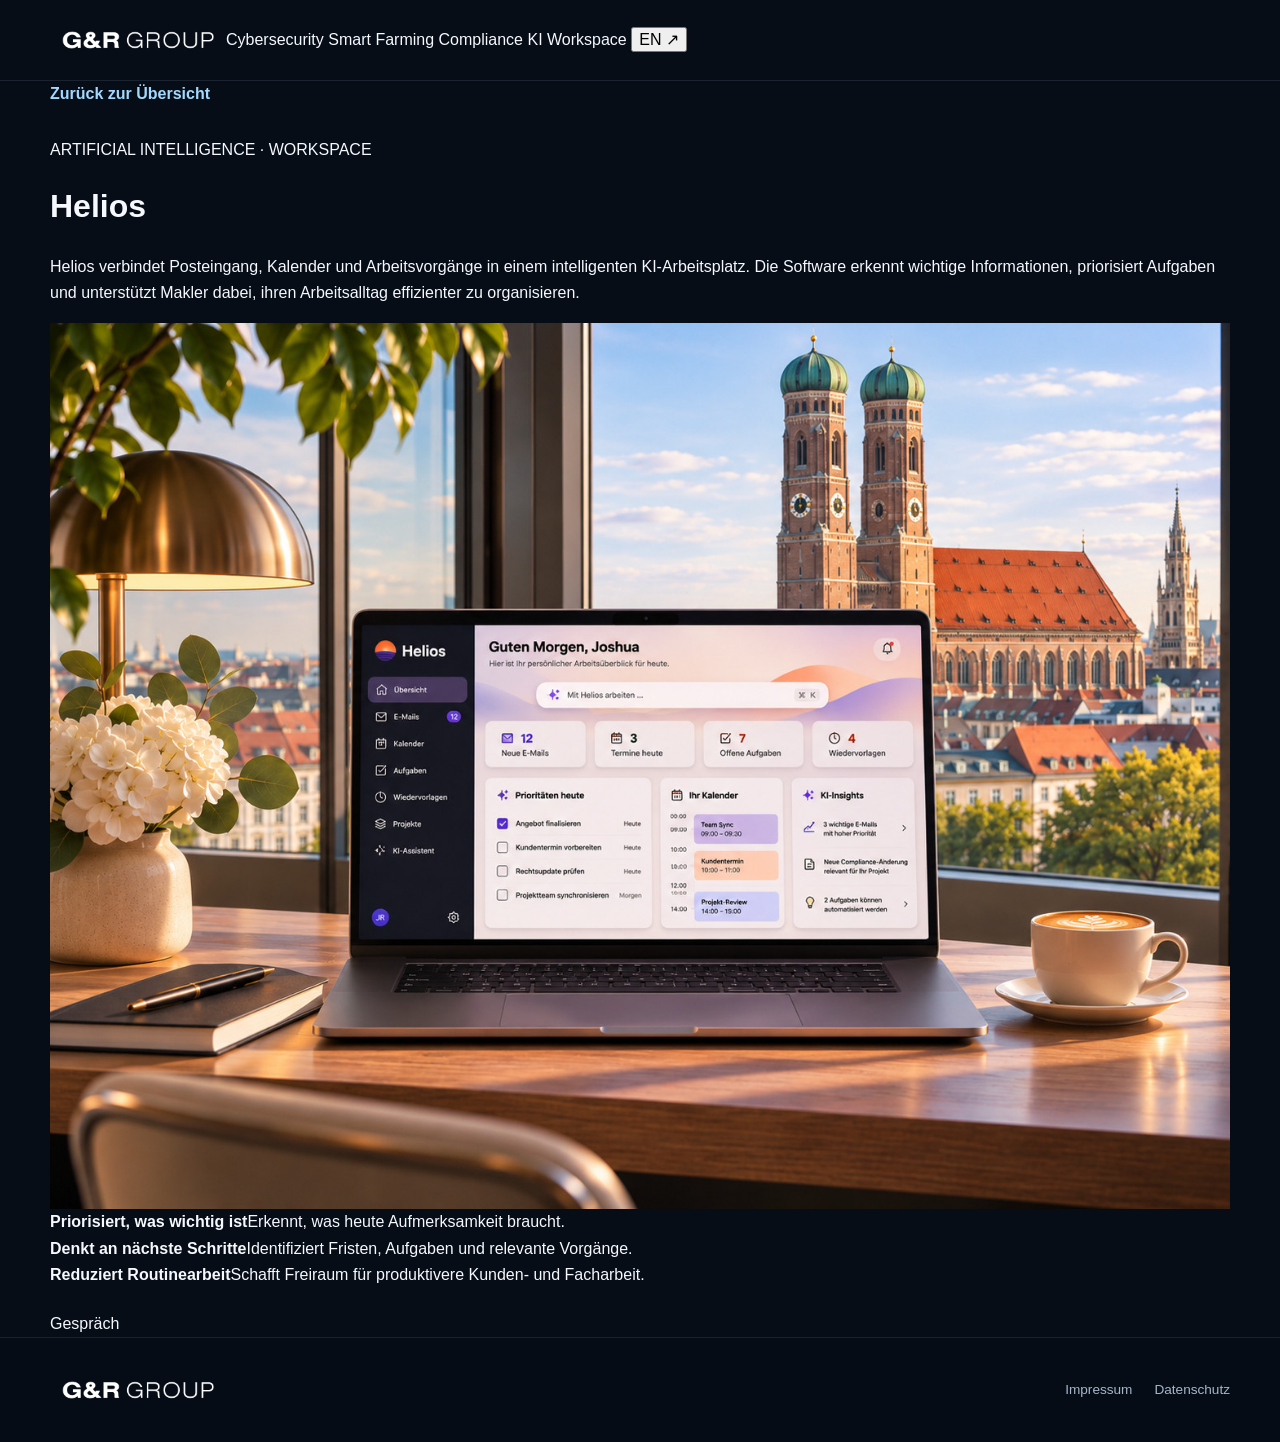
<file: site/helios.html>
<!DOCTYPE html>
<html lang="de">
<head>
  <meta charset="UTF-8" />
  <meta name="viewport" content="width=device-width, initial-scale=1" />
  <title>Helios · G&R Group</title>
  <link rel="icon" href="favicon.svg" type="image/svg+xml" />
  <link rel="stylesheet" href="https://fonts.googleapis.com/css2?family=Montserrat:wght@500;600;700&display=swap" />
  <link rel="stylesheet" href="styles.css" />
</head>
<body data-page="ai">
  <header class="nav">
    <div class="wrap nav-inner">
      <a href="index.html"><img src="images/logo.png" alt="G&R Group" class="logo" /></a>
      <nav class="nav-links">
        <a href="sentry.html" data-i18n="cyber">Cybersecurity</a>
        <a href="farming.html" data-i18n="farming">Smart Farming</a>
        <a href="compliance.html" data-i18n="compliance">Compliance</a>
        <a href="helios.html" data-i18n="aios">KI Workspace</a>
        <button class="lang" id="langBtn" type="button">EN</button>
      </nav>
    </div>
  </header>
  <main class="wrap page">
    <a class="back" href="index.html" data-i18n="backHome">Zurück zur Übersicht</a>
    <p class="kicker">ARTIFICIAL INTELLIGENCE · WORKSPACE</p>
    <h1 data-i18n="aiTitle">Helios</h1>
    <p class="lead" data-i18n="aiLead">Der KI-Arbeitsplatz, der mitdenkt.<br />Helios versteht Post, Termine und Vorgänge, erkennt Handlungsbedarf und priorisiert automatisch, was als Nächstes wichtig ist. Weniger Verwaltung. Mehr Zeit für Kunden.</p>
    <img class="hero-img" src="images/ai.jpg" alt="Helios" />
    <div class="facts">
      <div class="fact"><strong data-i18n="ai1t">Priorisiert für Sie</strong><span data-i18n="ai1d">Was heute wirklich wichtig ist.</span></div>
      <div class="fact"><strong data-i18n="ai2t">Denkt voraus</strong><span data-i18n="ai2d">Erkennt Fristen, Aufgaben und nächste Schritte.</span></div>
      <div class="fact"><strong data-i18n="ai3t">Nimmt Arbeit ab</strong><span data-i18n="ai3d">Weniger Routine. Mehr Zeit für Kunden.</span></div>
    </div>
    <p class="lead" style="margin-top:1.4rem" data-i18n="aiMore"></p>
    <a class="btn" href="index.html#contact" data-i18n="talk">Gespräch</a>
  </main>
  <footer>
    <div class="wrap foot">
      <img src="images/logo.png" alt="G&R Group" class="foot-logo" />
      <nav class="foot-links">
        <a href="impressum.html">Impressum</a>
        <a href="datenschutz.html">Datenschutz</a>
      </nav>
    </div>
  </footer>
  <script src="app.js"></script>
</body>
</html>
</file>
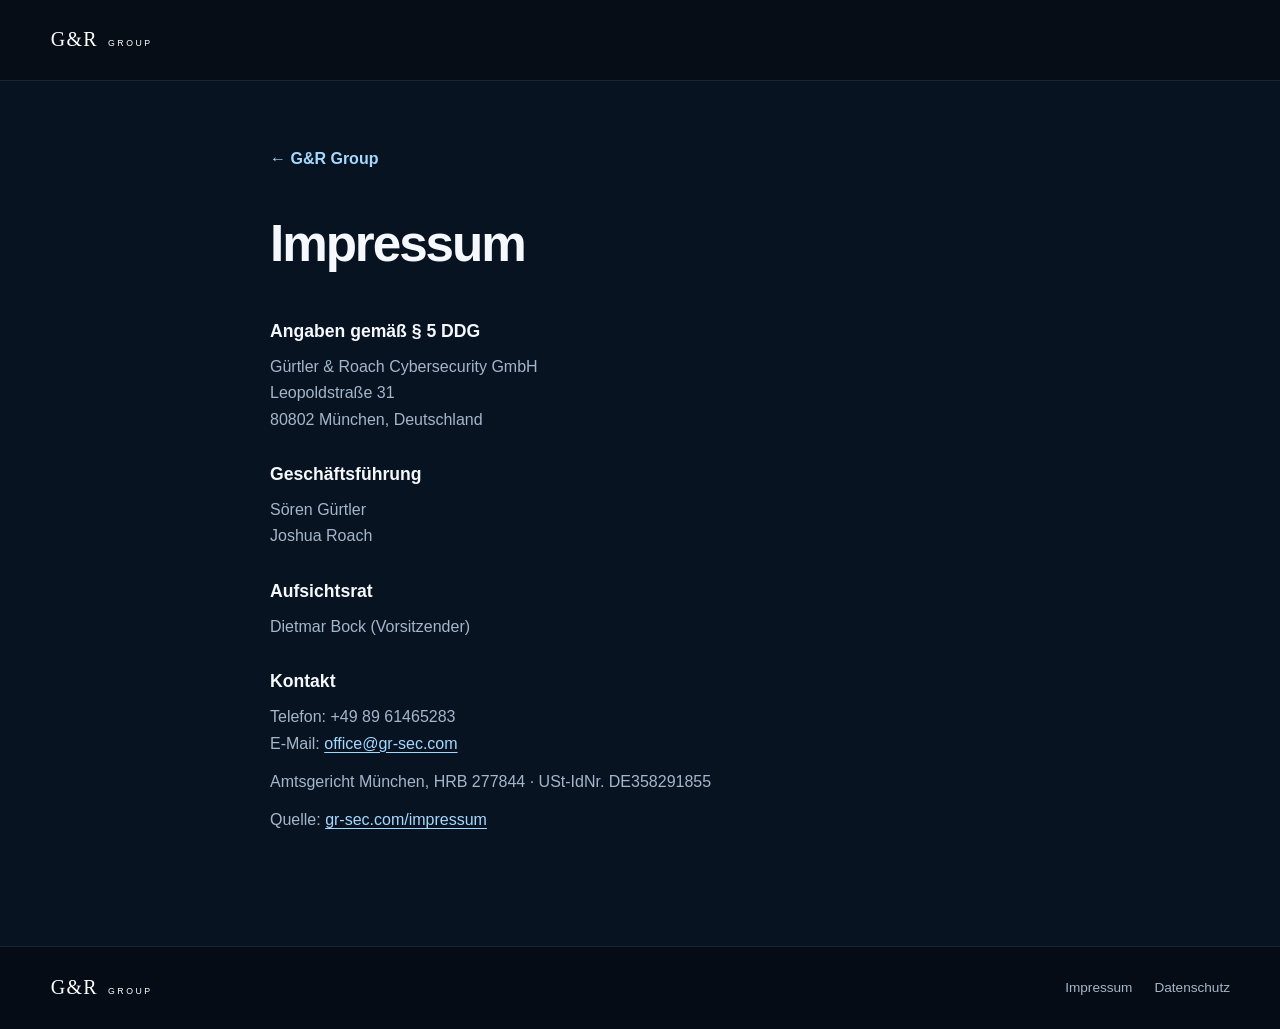
<file: site/impressum.html>
<!DOCTYPE html>
<html lang="de">
<head>
  <meta charset="UTF-8" />
  <meta name="viewport" content="width=device-width, initial-scale=1" />
  <title>Impressum · G&R Group</title>
  <link rel="icon" type="image/x-icon" href="https://gr-sec.com/favicon.ico" />
  <link rel="alternate icon" href="favicon.svg" type="image/svg+xml" />
  <link rel="stylesheet" href="https://fonts.googleapis.com/css2?family=Montserrat:wght@500;600;700&display=swap" />
  <link rel="stylesheet" href="styles.css" />
</head>
<body>
  <header class="nav"><div class="wrap nav-inner"><a href="index.html"><img src="https://gr-hld.com/images/logo.png" onerror="this.onerror=null;this.src='images/logo-light.svg'" alt="G&R Group" class="logo" /></a></div></header>
  <main class="legal-page">
    <div class="wrap narrow">
      <a class="back" href="index.html">← G&R Group</a>
      <h1>Impressum</h1>
      <h2>Angaben gemäß § 5 DDG</h2>
      <p>Gürtler &amp; Roach Cybersecurity GmbH<br />Leopoldstraße 31<br />80802 München, Deutschland</p>
      <h2>Geschäftsführung</h2>
      <p>Sören Gürtler<br />Joshua Roach</p>
      <h2>Aufsichtsrat</h2>
      <p>Dietmar Bock (Vorsitzender)</p>
      <h2>Kontakt</h2>
      <p>Telefon: +49 89 61465283<br />E-Mail: <a href="mailto:office@gr-sec.com">office@gr-sec.com</a></p>
      <p>Amtsgericht München, HRB 277844 · USt-IdNr. DE358291855</p>
      <p>Quelle: <a href="https://gr-sec.com/impressum/">gr-sec.com/impressum</a></p>
    </div>
  </main>
  <footer><div class="wrap foot"><img src="https://gr-hld.com/images/logo.png" onerror="this.onerror=null;this.src='images/logo-light.svg'" alt="" class="foot-logo" /><nav class="foot-links"><a href="impressum.html">Impressum</a><a href="datenschutz.html">Datenschutz</a></nav></div></footer>
</body>
</html>
</file>
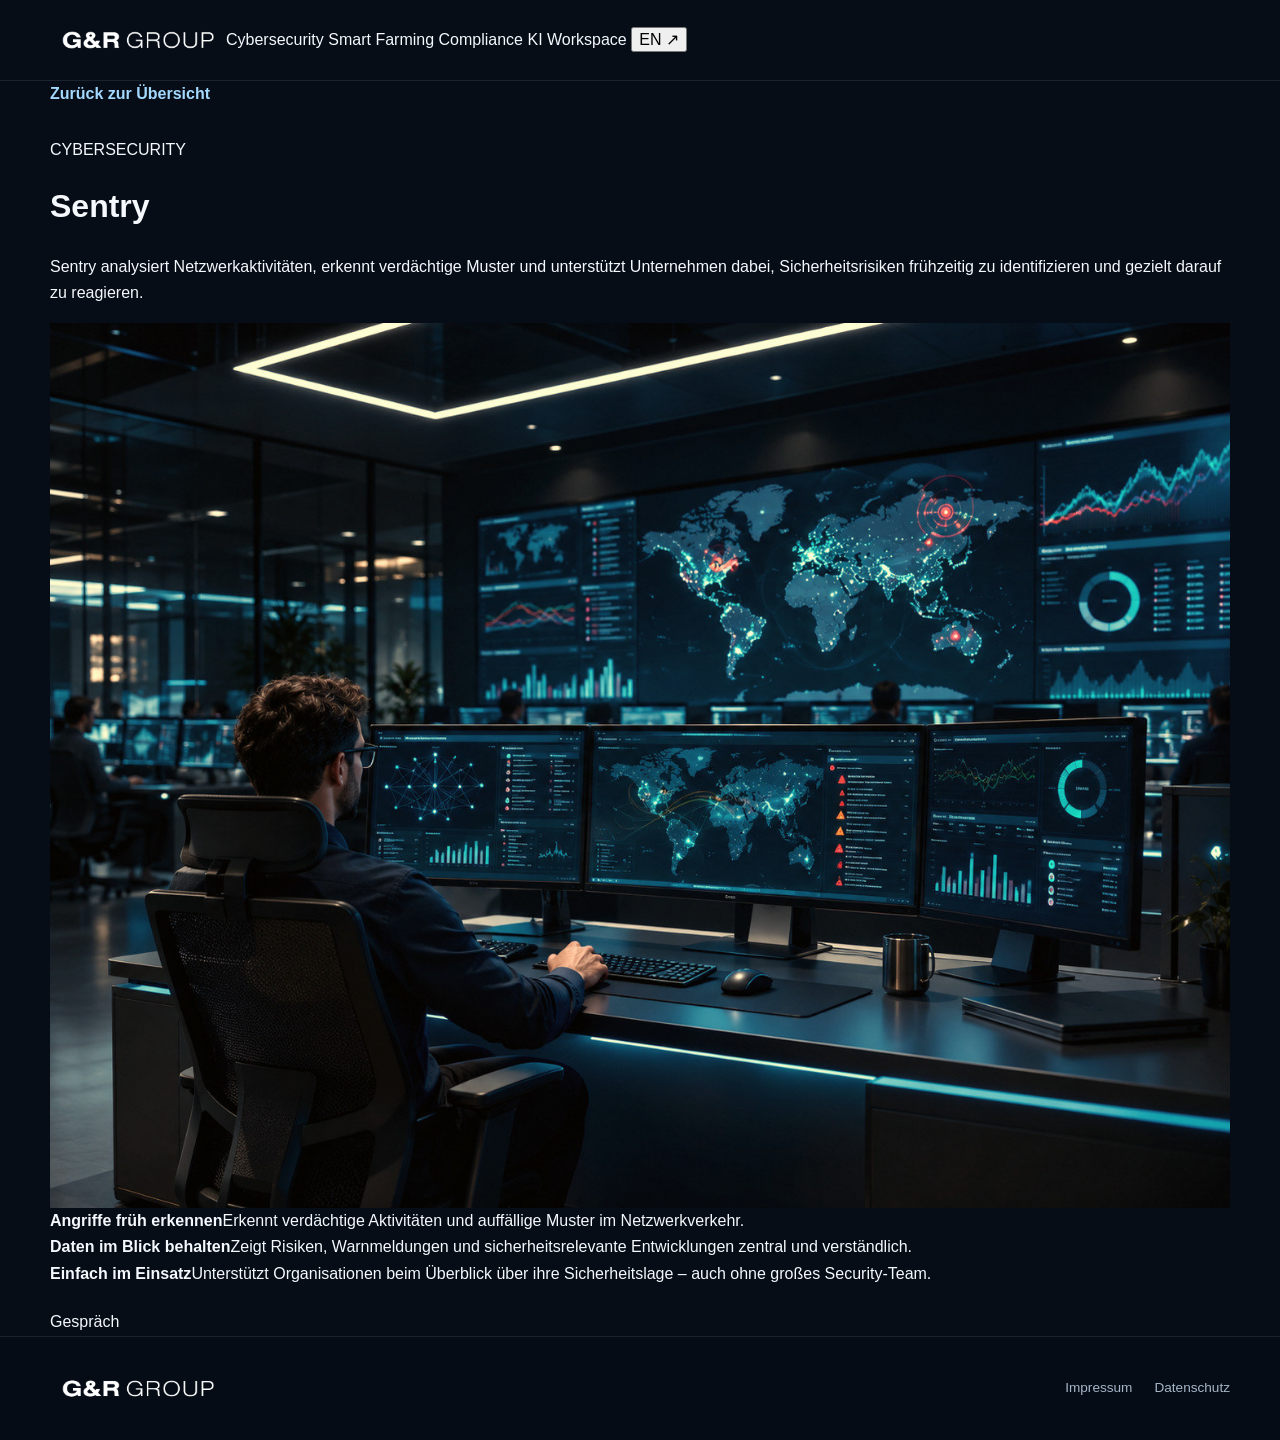
<file: site/sentry.html>
<!DOCTYPE html>
<html lang="de">
<head>
  <meta charset="UTF-8" />
  <meta name="viewport" content="width=device-width, initial-scale=1" />
  <title>Sentry · G&R Group</title>
  <link rel="icon" href="favicon.svg" type="image/svg+xml" />
  <link rel="stylesheet" href="https://fonts.googleapis.com/css2?family=Montserrat:wght@500;600;700&display=swap" />
  <link rel="stylesheet" href="styles.css" />
</head>
<body data-page="sentry">
  <header class="nav">
    <div class="wrap nav-inner">
      <a href="index.html"><img src="images/logo.png" alt="G&R Group" class="logo" /></a>
      <nav class="nav-links">
        <a href="sentry.html" data-i18n="cyber">Cybersecurity</a>
        <a href="farming.html" data-i18n="farming">Smart Farming</a>
        <a href="compliance.html" data-i18n="compliance">Compliance</a>
        <a href="helios.html" data-i18n="aios">KI Workspace</a>
        <button class="lang" id="langBtn" type="button">EN</button>
      </nav>
    </div>
  </header>
  <main class="wrap page">
    <a class="back" href="index.html" data-i18n="backHome">Zurück zur Übersicht</a>
    <p class="kicker">CYBERSECURITY</p>
    <h1 data-i18n="cyberTitle">Sentry</h1>
    <p class="lead" data-i18n="cyberLead">Sentry erkennt Cyberangriffe frühzeitig, bewertet Risiken automatisch und warnt, bevor Schaden entsteht.</p>
    <img class="hero-img" src="images/cyber.jpg" alt="Sentry" />
    <div class="facts">
      <div class="fact"><strong data-i18n="cy1t">Angriffe früh erkennen</strong><span data-i18n="cy1d">Erkennt verdächtige Aktivitäten, bevor Schaden entsteht.</span></div>
      <div class="fact"><strong data-i18n="cy2t">Daten im Blick behalten</strong><span data-i18n="cy2d">Zeigt Risiken und Warnungen zentral und verständlich.</span></div>
      <div class="fact"><strong data-i18n="cy3t">Einfach im Einsatz</strong><span data-i18n="cy3d">Funktioniert im Alltag – ohne eigenes Security Team.</span></div>
    </div>
    <p class="lead" style="margin-top:1.4rem" data-i18n="sentryMore"></p>
    <a class="btn" href="index.html#contact" data-i18n="talk">Gespräch</a>
  </main>
  <footer>
    <div class="wrap foot">
      <img src="images/logo.png" alt="G&R Group" class="foot-logo" />
      <nav class="foot-links">
        <a href="impressum.html">Impressum</a>
        <a href="datenschutz.html">Datenschutz</a>
      </nav>
    </div>
  </footer>
  <script src="app.js"></script>
</body>
</html>
</file>
<file: site/styles.css>
:root {
  --bg: #060d17;
  --bg-deep: #040914;
  --surface: #0a1727;
  --surface-2: #0d1c30;
  --ink: #f5f8fc;
  --muted: #a5b6ca;
  --subtle: #718ba8;
  --line: rgba(161,194,225,.13);
  --accent: #a4d9ff;
  --accent-bright: #d5edff;
  --white: #fff;
  --heading: Manrope, 'Segoe UI', sans-serif;
  --body: 'DM Sans', 'Segoe UI', sans-serif;
}
*, *::before, *::after { box-sizing: border-box; }
html { scroll-behavior: smooth; scroll-padding-top: 6rem; }
body { margin: 0; background: var(--bg); color: var(--ink); font: 400 16px/1.65 var(--body); -webkit-font-smoothing: antialiased; }
body, button, input, select, textarea { font-family: var(--body); }
img { max-width: 100%; display: block; }
a { color: inherit; text-decoration: none; }
button, input, select, textarea { font-size: inherit; }
button { cursor: pointer; }
button, a, input, select, textarea { -webkit-tap-highlight-color: transparent; }
:focus-visible { outline: 2px solid var(--accent); outline-offset: 4px; }
::selection { background: #25577e; color: #fff; }
.wrap { width: min(1280px, calc(100% - 100px)); margin-inline: auto; }
.skip-link { position: absolute; z-index: 50; top: -100px; left: 12px; padding: 12px 18px; background: #fff; color: #020610; border-radius: 6px; }
.skip-link:focus { top: 10px; }
.site-header { position: sticky; top: 0; z-index: 30; background: rgba(5,13,23,.88); border-bottom: 1px solid var(--line); backdrop-filter: blur(18px); -webkit-backdrop-filter: blur(18px); }
.header-inner { min-height: 81px; display: grid; grid-template-columns: 1fr auto 1fr; align-items: center; gap: 20px; }
.brand { width: fit-content; display: inline-flex; align-items: center; }
.brand img { width: 176px; height: auto; }
.site-nav { display: flex; align-items: center; gap: clamp(22px, 3vw, 45px); }
.site-nav a { color: #cfdaeb; font-size: .88rem; font-weight: 600; transition: color .2s ease; }
.site-nav a:hover, .site-nav a:focus-visible { color: #fff; }
.language-switch { justify-self: end; background: transparent; border: 1px solid rgba(188,219,247,.25); color: #f4f9ff; border-radius: 6px; padding: .47rem .75rem; font-size: .78rem; font-weight: 700; letter-spacing: .05em; }
.language-switch span { opacity: .65; padding-left: .2rem; }
.language-switch:hover { border-color: var(--accent); }
.menu-toggle { display: none; }
.eyebrow { margin: 0 0 23px; color: var(--accent); text-transform: uppercase; letter-spacing: .21em; font-size: .7rem; font-weight: 700; line-height: 1.3; }
h1,h2,h3,h4,p { margin-top: 0; }
h1,h2,h3 { font-family: var(--heading); }
.hero-shell { position: relative; overflow: hidden; isolation: isolate; background: radial-gradient(ellipse 75% 90% at 79% 37%, #102b48 0%, #061525 49%, #040b15 90%); }
.hero-glow { position: absolute; top: -360px; right: -200px; width: 900px; height: 900px; background: radial-gradient(circle, rgba(50,121,177,.20), transparent 69%); pointer-events: none; z-index: -1; }
.hero-grid { position: relative; min-height: 654px; display: grid; grid-template-columns: minmax(490px, .98fr) minmax(0,1.02fr); align-items: center; }
.hero-copy { padding: 80px 0 88px; position: relative; z-index: 2; }
.hero-copy .eyebrow { display: flex; align-items: center; gap: 13px; }
.eyebrow-rule { width: 28px; height: 1px; background: var(--accent); flex: 0 0 auto; }
.hero h1, .hero-copy h1 { max-width: 790px; font-size: clamp(2.75rem, 4.6vw, 4.7rem); line-height: 1.13; font-weight: 700; letter-spacing: -.048em; margin-bottom: 30px; }
.title-accent { color: #a8c4e5; }
.hero-lead { color: #ced8e7; max-width: 610px; font-size: clamp(1rem, 1.25vw, 1.125rem); line-height: 1.78; }
.hero-actions { display: flex; gap: 14px; flex-wrap: wrap; margin-top: 32px; }
.button { display: inline-flex; justify-content: center; align-items: center; gap: 21px; border-radius: 7px; border: 1px solid transparent; font-weight: 700; font-size: .9rem; line-height: 1.25; padding: 17px 21px; transition: transform .2s ease, background .2s ease, border-color .2s ease; }
.button:hover { transform: translateY(-2px); }
.button-primary { background: #f2f8ff; border-color: #f2f8ff; color: #081321; }
.button-primary:hover { background: #cbe7ff; border-color: #cbe7ff; }
.button-ghost { border-color: rgba(212,231,249,.5); color: #f5f9ff; background: rgba(4,13,24,.25); }
.button-ghost:hover { background: rgba(121,186,234,.12); border-color: var(--accent); }
.hero-meta { margin-top: 55px; display: flex; flex-wrap: wrap; align-items: center; gap: 12px; color: #748da9; font-size: .61rem; font-weight: 700; letter-spacing: .16em; }
.hero-meta i { display: block; width: 2px; height: 2px; border-radius: 50%; background: #7ea9d5; }
.hero-visual { position: absolute; inset: -18% -14% -13% 35%; z-index: 1; pointer-events: none; }
.hero-visual img { width: 100%; height: 100%; object-fit: contain; transform: translate(8%, 1%) scale(1.06); opacity: .95; }
.hero-visual::before { content: ''; position: absolute; z-index: 2; inset: 0 auto 0 -1px; width: 36%; background: linear-gradient(90deg, #050e19 4%, rgba(5,14,25,.64) 35%, transparent 100%); }
.hero-side-note { position: absolute; z-index: 3; right: 4%; bottom: 24%; border-left: 1px solid #6c9fca; padding-left: 15px; display: grid; gap: 2px; color: #9bb6d1; font-size: .62rem; letter-spacing: .2em; font-weight: 700; }
.hero-bottom-line { height: 1px; background: linear-gradient(90deg, transparent, rgba(144,189,220,.30), transparent); }
.section { padding-block: 100px; }
.section-header { display: flex; justify-content: space-between; align-items: end; gap: 60px; margin-bottom: 40px; }
.section-header h2, .about-grid h2 { margin: 0; font-weight: 700; line-height: 1.24; letter-spacing: -.04em; font-size: clamp(2rem,3vw,3.05rem); }
.text-muted { color: #9aadc5; }
.section-intro { flex: 0 1 435px; font-size: 1rem; color: var(--muted); line-height: 1.8; margin-bottom: 1px; }
.section-products { background: #07111e; }
.product-grid { display: grid; grid-template-columns: repeat(4,minmax(0,1fr)); gap: 16px; }
.product-card { overflow: hidden; display: flex; flex-direction: column; border: 1px solid var(--line); border-radius: 9px; background: linear-gradient(140deg,#101f32 0%,#081522 100%); min-width: 0; transition: transform .25s ease, border-color .25s ease, box-shadow .25s ease; }
.product-card:hover { transform: translateY(-5px); border-color: rgba(130,204,255,.58); box-shadow: 0 16px 45px rgba(0,0,0,.23); }
.product-image { overflow: hidden; position: relative; aspect-ratio: 1.39; background: #11233a; }
.product-image::after { content:''; position:absolute; inset:0; background:linear-gradient(0deg,rgba(5,11,20,.34),transparent 60%); pointer-events:none; }
.product-image img { width:100%; height:100%; object-fit:cover; transition: transform .5s ease; }
.product-card:hover img { transform: scale(1.055); }
.product-card-body { display:flex; flex:1; flex-direction:column; padding:23px 24px 25px; }
.product-category { color: var(--accent); font-size:.6rem; font-weight:700; letter-spacing:.15em; line-height:1.4; }
.product-card h3 { font-size: clamp(1.2rem,1.55vw,1.55rem); line-height:1.32; margin: 10px 0 10px; letter-spacing: -.026em; }
.product-card p { color:#bccde0; font-size:.88rem; line-height:1.6; margin: 0 0 25px; }
.product-card-link { display:flex; justify-content:space-between; gap:12px; color:#d3eaff; font-size:.78rem; font-weight:700; margin-top:auto; padding-top:17px; border-top:1px solid var(--line); }
.product-card-link span:last-child { font-size: 1.15rem; line-height: 1; }
.product-details { background: linear-gradient(180deg, #07111e 0%, #050d17 100%); }
.detail-row { display:grid; grid-template-columns: minmax(0,1fr) minmax(0,1fr); gap: clamp(44px,6vw,110px); align-items:center; padding-block: 95px; border-top:1px solid var(--line); }
.detail-reverse .detail-media { order: 2; }
.detail-reverse .detail-content { order: 1; }
.detail-media { position:relative; border-radius:11px; overflow:hidden; background:var(--surface); border:1px solid rgba(170,199,227,.15); }
.detail-media::before { content:''; position:absolute; inset:0; z-index:1; background:linear-gradient(0deg,rgba(6,13,23,.16),transparent 60%); pointer-events:none; }
.detail-media img { width:100%; aspect-ratio: 1.21; height:auto; object-fit:cover; }
.detail-media-link { display:block; }
.detail-content .eyebrow { margin-bottom:13px; }
.detail-content h2 { font-size:clamp(2.1rem,3.15vw,3.25rem); letter-spacing:-.042em; line-height:1.15; margin:0 0 19px; }
.detail-tagline { color:#e8f3ff; font-size:clamp(1.15rem,1.6vw,1.45rem); letter-spacing:-.015em; font-weight:600; line-height:1.48; margin-bottom:18px; }
.detail-lead { color:var(--muted); max-width:660px; font-size:.98rem; line-height:1.83; margin-bottom:0; }
.micro-claim { color:var(--accent); font-weight:700; font-size:.88rem; margin:-6px 0 14px; }
.feature-list { margin-top:29px; border-top:1px solid var(--line); }
.feature { display:grid; grid-template-columns:38px 1fr; gap:14px; border-bottom:1px solid var(--line); padding:16px 0 16px; }
.feature-index { color:#5e91bd; font-size:.72rem; letter-spacing:.07em; font-weight:700; padding-top:3px; }
.feature strong { display:block; color:#f2f7ff; font-weight:700; font-size:.9rem; margin-bottom:4px; }
.feature p { color:#a6b9ce; font-size:.83rem; line-height:1.55; margin:0; }
.about-section { background: radial-gradient(ellipse 65% 170% at 95% 40%, rgba(40,84,133,.22), transparent 65%), #0b1828; padding-block:95px; border-top:1px solid var(--line); border-bottom:1px solid var(--line); }
.about-grid { display:grid; grid-template-columns: 1fr 1fr; gap:clamp(45px,8vw,150px); }
.about-copy { align-self:end; }
.about-copy p { color:#c0d0e2; line-height:1.9; font-size:1rem; margin:0 0 22px; }
.text-link { color:#d1ebff; display:inline-flex; gap:25px; align-items:center; font-weight:700; font-size:.9rem; border-bottom:1px solid rgba(158,202,239,.55); padding-bottom:8px; }
.text-link:hover { color:#fff; border-color:#fff; }
.trust-section { background:#080f1b; padding-block:90px 100px; }
.trust-heading { margin-bottom:40px; }
.trust-heading h2 { font-size:clamp(1.85rem,2.5vw,2.5rem); line-height:1.3; letter-spacing:-.03em; margin:0; }
.trust-grid { display:grid; grid-template-columns: repeat(4,minmax(0,1fr)); gap:28px; }
.trust-item { border-top:1px solid rgba(160,202,238,.3); padding-top:23px; }
.trust-symbol { display:grid; place-items:center; width:45px; height:45px; color:#c1e1ff; border:1px solid rgba(157,202,240,.28); border-radius:10px; font-size:1.55rem; font-weight:400; margin-bottom:21px; }
.trust-item h3 { font-size:1rem; letter-spacing:-.01em; margin-bottom:9px; }
.trust-item p { font-size:.87rem; color:var(--muted); margin:0; line-height:1.7; }
.contact-section { position:relative; background:radial-gradient(ellipse 70% 100% at 5% 80%, #113253 0%, transparent 63%),#0a1727; padding-block:105px; border-top:1px solid var(--line); }
.contact-grid { display:grid; grid-template-columns: minmax(0,.92fr) minmax(0,1fr); gap:clamp(45px,9vw,135px); }
.contact-copy h2 { font-size:clamp(2rem,3.2vw,3.15rem); letter-spacing:-.045em; line-height:1.22; max-width:580px; margin:0 0 20px; }
.contact-copy p:not(.eyebrow) { color:#c2d2e5; font-size:1.03rem; max-width:530px; line-height:1.85; }
.contact-mail { display:inline-flex; align-items:center; gap:25px; font-weight:700; color:#e0f0ff; margin-top:25px; padding-bottom:8px; border-bottom:1px solid rgba(192,225,250,.5); }
.contact-form-wrap { border:1px solid rgba(162,203,238,.20); background:rgba(10,23,40,.86); border-radius:11px; box-shadow: 0 24px 60px rgba(0,0,0,.17); padding:clamp(25px,3.5vw,42px); }
.contact-form-wrap h3 { font-size:1.24rem; letter-spacing:-.015em; margin:0 0 24px; }
#form { display:grid; gap:17px; }
#form label { display:grid; gap:7px; font-size:.79rem; color:#cfdeed; font-weight:600; }
.form-row { display:grid; grid-template-columns:1fr 1fr; gap:14px; }
input,select,textarea { width:100%; min-width:0; padding:12px 13px; background:#081523; border:1px solid rgba(166,203,233,.27); border-radius:6px; color:#f5f8fd; line-height:1.5; }
input::placeholder,textarea::placeholder { color:#7f96af; opacity:1; }
input:hover,select:hover,textarea:hover { border-color:rgba(166,203,233,.55); }
input:focus,select:focus,textarea:focus { border-color:var(--accent); outline:1px solid var(--accent); }
select { color:#f5f8fd; appearance:auto; }
textarea { resize:vertical; }
.form-submit { justify-self:start; margin-top:3px; }
.form-note { color:#88a1bb; line-height:1.55; font-size:.73rem; margin:0; }
.site-footer { border-top:1px solid var(--line); padding-block:28px; background:#050c15; }
.footer-inner { display:flex; align-items:center; justify-content:space-between; gap:30px; }
.footer-inner .brand img { width:142px; }
.footer-inner p { color:#748ca6; font-size:.73rem; margin:0; }
.footer-inner nav { display:flex; flex-wrap:wrap; gap:27px; font-size:.77rem; color:#9dafc4; }
.footer-inner a:hover { color:#fff; }
/* Legal documents: retain the original legal text and match the new design. */
.nav { background:#060d17; border-bottom:1px solid var(--line); }
.nav-inner { display:flex; align-items:center; min-height:80px; }
.nav .logo, .foot-logo { width:176px; height:auto; filter: brightness(0) invert(1); }
.legal-page { min-height:75vh; padding:65px 0 100px; background:#081321; }
.narrow { max-width:740px; }
.legal-page h1 { font-size:clamp(2rem,4vw,3.2rem); letter-spacing:-.04em; margin:0 0 30px; }
.legal-page h2 { font-size:1.1rem; margin:27px 0 8px; }
.legal-page p, .legal-page li { color:var(--muted); margin:0 0 12px; }
.legal-page p a { color:var(--accent); text-decoration:underline; text-underline-offset:3px; }
.back { display:inline-block; margin-bottom:30px; color:var(--accent); font-weight:700; }
footer:not(.site-footer) { background:#050c15; color:var(--muted); border-top:1px solid var(--line); padding:26px 0; }
.foot { display:flex; align-items:center; justify-content:space-between; gap:15px; }
.foot-links { display:flex; gap:22px; font-size:.85rem; }
@media (min-width: 1500px) {
  .hero-grid { min-height:715px; }
  .hero-visual { right:-18%; }
}
@media (max-width: 1150px) {
  .wrap { width:min(100% - 64px,1280px); }
  .hero-grid { grid-template-columns:minmax(0,.98fr) minmax(0,1.02fr); min-height:620px; }
  .hero-copy h1 { font-size:clamp(2.7rem,5.15vw,4rem); }
  .hero-visual { inset:-8% -22% -6% 33%; }
  .hero-meta { font-size:.56rem; gap:9px; }
  .product-card-body { padding:20px 17px 22px; }
  .detail-row { gap:44px; }
}
@media (max-width: 900px) {
  .header-inner { min-height:70px; }
  .brand img { width:145px; }
  .hero-grid { min-height:670px; grid-template-columns:1fr; }
  .hero-copy { padding:85px 0 70px; max-width:640px; }
  .hero-copy h1 { font-size:clamp(2.75rem,6.2vw,4rem); }
  .hero-visual { inset:0 -36% -7% 26%; opacity:.42; }
  .hero-visual::before { width:70%; }
  .hero-side-note { display:none; }
  .hero-meta { max-width:520px; line-height:1.9; }
  .section-header { display:block; }
  .section-intro { max-width:680px; margin:20px 0 0; }
  .product-grid { grid-template-columns:repeat(2,minmax(0,1fr)); }
  .detail-row { grid-template-columns:1fr; gap:28px; padding-block:70px; }
  .detail-reverse .detail-media, .detail-reverse .detail-content { order:initial; }
  .detail-media img { aspect-ratio:1.8; }
  .about-grid { grid-template-columns:1fr; gap:22px; }
  .about-copy { max-width:740px; }
  .trust-grid { grid-template-columns:repeat(2,minmax(0,1fr)); }
  .contact-grid { grid-template-columns:1fr; gap:40px; }
}
@media (max-width: 650px) {
  html { scroll-padding-top:5rem; }
  .wrap { width:calc(100% - 38px); }
  .header-inner { grid-template-columns:1fr auto auto; gap:15px; }
  .menu-toggle { display:grid; order:3; align-content:center; gap:5px; width:37px; height:37px; background:transparent; border:1px solid rgba(186,217,239,.25); border-radius:6px; padding:9px 8px; }
  .menu-toggle span { height:1.5px; background:#fff; display:block; }
  .language-switch { order:2; }
  .site-nav { display:none; position:absolute; left:0; right:0; top:100%; background:#091729; padding:14px 19px 19px; border-bottom:1px solid var(--line); flex-direction:column; align-items:stretch; gap:0; box-shadow:0 20px 28px rgba(0,0,0,.2); }
  .site-nav.is-open { display:flex; }
  .site-nav a { padding:13px 0; border-bottom:1px solid var(--line); }
  .site-nav a:last-child { border:0; }
  .hero-grid { min-height:auto; }
  .hero-copy { padding:94px 0 65px; }
  .hero-copy h1 { font-size:clamp(2.5rem,10.5vw,3.7rem); letter-spacing:-.047em; margin-bottom:24px; }
  .hero-lead { font-size:.97rem; line-height:1.78; }
  .hero-visual { inset:0 -105% 5% 0; opacity:.28; }
  .hero-visual::before { width:74%; }
  .hero-actions { gap:11px; }
  .button { padding:14px 15px; gap:13px; font-size:.8rem; }
  .hero-meta { margin-top:35px; gap:8px; max-width:360px; letter-spacing:.08em; font-size:.56rem; }
  .section { padding-block:70px; }
  .section-header h2 { font-size:clamp(1.9rem,7.8vw,2.5rem); }
  .product-grid { grid-template-columns:1fr; gap:17px; }
  .product-image { aspect-ratio:1.7; }
  .product-card-body { padding:21px; }
  .product-card h3 { font-size:1.4rem; }
  .detail-row { padding-block:65px; }
  .detail-media img { aspect-ratio:1.3; }
  .detail-content h2 { font-size:2.2rem; }
  .detail-tagline { font-size:1.2rem; }
  .about-section, .trust-section, .contact-section { padding-block:70px; }
  .trust-grid { grid-template-columns:1fr; gap:29px; }
  .trust-item { padding-top:18px; }
  .trust-symbol { margin-bottom:12px; }
  .form-row { grid-template-columns:1fr; }
  .contact-form-wrap { padding:24px 18px; }
  .footer-inner { align-items:flex-start; flex-direction:column; gap:17px; }
  .footer-inner nav { gap:19px; }
  .foot { align-items:flex-start; flex-direction:column; }
}
@media (prefers-reduced-motion:reduce) {
  html { scroll-behavior:auto; }
  *,*::before,*::after { transition-duration:.01ms!important; animation-duration:.01ms!important; }
}
/* Keep the headline readable as two deliberate lines beside the illustration. */
@media (min-width: 901px) {
  .hero-copy h1 { font-size: clamp(3rem, 3.6vw, 3.5rem); }
}
.hero-visual::before { display: none; }
.hero-side-note { display: none; }

/* Brand assets: original G&R Group logo hosted on gr-hld.com. The existing SVG is the offline fallback. */
.brand img, .nav .logo, .foot-logo { filter: brightness(0) invert(1); object-fit:contain; object-position:left center; }
/* Europe-by-night hero photo from the approved visual concept. */
.hero-visual img { object-fit:cover; object-position:52% 50%; transform:translate(5%, 0) scale(1.015); opacity:.92; }
.hero-visual { overflow:hidden; }
.hero-visual::after { content:''; position:absolute; inset:0; background:linear-gradient(90deg,#050e19 0%,rgba(5,14,25,.75) 15%,rgba(5,14,25,.1) 58%,transparent 100%); pointer-events:none; }
@media (max-width:900px) { .hero-visual img { object-position:53% center; } }


/* Hero v3 — dedicated high-detail Europa-bei-Nacht image (not a screenshot crop).
   Place the photo behind genuine, accessible HTML text. */
.hero-shell { background-color: #040b15; }
.hero-grid { z-index: 2; }
.hero-glow { z-index: 1; opacity: .28; }
.hero-visual { position: absolute; inset: 0; z-index: 0; overflow: hidden; opacity: 1; pointer-events: none; }
.hero-visual picture, .hero-visual img { width: 100%; height: 100%; display: block; }
.hero-visual img {
  object-fit: cover;
  object-position: center 49%;
  transform: none;
  opacity: 1;
}
.hero-visual::after {
  content: '';
  position: absolute;
  inset: 0;
  pointer-events: none;
  background:
    linear-gradient(90deg, #060d17 0%, rgba(6,13,23,.97) 12%, rgba(6,13,23,.89) 27%, rgba(6,13,23,.66) 44%, rgba(6,13,23,.18) 69%, rgba(6,13,23,.03) 100%),
    linear-gradient(0deg, rgba(5,12,22,.5), transparent 32%, rgba(5,12,22,.10));
}
@media (max-width: 900px) {
  .hero-visual { inset: 0; opacity: .82; }
  .hero-visual img { object-position: 55% center; }
  .hero-visual::after { background: linear-gradient(90deg, #060d17 0%, rgba(6,13,23,.9) 19%, rgba(6,13,23,.59) 100%), linear-gradient(0deg, #060d17 0%, transparent 45%, rgba(6,13,23,.22) 100%); }
}
@media (max-width: 650px) {
  .hero-visual { inset: 0; opacity: .58; }
  .hero-visual img { object-position: 61% center; }
  .hero-visual::after { background: linear-gradient(90deg, rgba(6,13,23,.83), rgba(6,13,23,.46)), linear-gradient(0deg, #060d17 0%, transparent 50%, #060d17 100%); }
}


/* Feinschliff: focus states and readable small labels, without changing the design. */
.product-card:focus-visible {
  border-color: rgba(130,204,255,.70);
  box-shadow: 0 0 0 2px rgba(164,217,255,.25), 0 16px 45px rgba(0,0,0,.23);
}
.product-card:focus-visible .product-image img { transform: scale(1.035); }
.product-category { font-size: .69rem; letter-spacing: .11em; }
.hero-meta { color: #a3bed8; font-size: .71rem; letter-spacing: .11em; }
.feature-index { color: #91b9df; }
.detail-cta { margin-top: 24px; }
@media (max-width: 1150px) { .hero-meta { font-size: .67rem; } }
@media (max-width: 650px) {
  .hero-meta { font-size: .66rem; letter-spacing: .055em; gap: 9px; }
  .product-category { font-size: .68rem; }
  .detail-cta { margin-top: 21px; }
}

/* About G&R Group: approved teamwork visual and concrete competencies. */
.about-section {
  overflow: hidden;
  padding-block: 76px 80px;
  background: radial-gradient(ellipse 70% 110% at 27% 90%, rgba(36,89,128,.11), transparent 72%), #0b1828;
}
.about-grid {
  display: grid;
  grid-template-columns: minmax(0,.96fr) minmax(0,1.22fr);
  gap: clamp(32px,4.2vw,70px);
  align-items: stretch;
}
.about-intro { display: flex; flex-direction: column; min-width: 0; }
.about-intro h2 { max-width: 630px; }
.about-rule { display: block; width: 48px; height: 3px; margin: 24px 0 27px; border-radius: 4px; background: #8fe0fa; box-shadow: 0 0 15px rgba(125,220,249,.30); }
.about-visual { position: relative; overflow: hidden; border-radius: 11px; margin-top: auto; min-height: 250px; aspect-ratio: 1.76; background: #10202e; }
.about-visual img { display: block; height: 100%; width: 100%; object-fit: cover; object-position: 48% 50%; }
.about-visual::after { position: absolute; content: ''; inset: 0; background: linear-gradient(0deg,rgba(7,18,31,.15),transparent 65%); pointer-events: none; }
.about-copy { align-self: center; min-width: 0; }
.about-copy > p { color: #d1ddec; line-height: 1.75; font-size: .97rem; margin: 0 0 20px; }
.about-copy > .about-claim { color: #e6edf6; margin-bottom: 0; }
.about-benefits { display: grid; grid-template-columns: repeat(4,minmax(0,1fr)); gap: 11px; margin: 30px 0 27px; }
.about-benefit { min-width: 0; padding: 17px 12px 16px; border-radius: 10px; border: 1px solid rgba(140,204,246,.24); background: rgba(6,23,38,.72); }
.about-benefit svg { display: block; height: 27px; width: 27px; fill: none; stroke: #86dcf8; stroke-width: 1.7; stroke-linecap: round; stroke-linejoin: round; margin-bottom: 13px; }
.about-benefit h3 { color: #f6faff; font-family: var(--heading); font-size: .81rem; font-weight: 700; line-height: 1.35; margin: 0 0 8px; }
.about-copy .about-benefit p { color: #bfcede; font-size: .72rem; line-height: 1.48; margin: 0; }
.about-cta { display: inline-flex; align-items: center; justify-content: space-between; gap: 20px; padding: 15px 21px; border-radius: 8px; color: #061723; background: #86d8f5; font-weight: 700; font-size: .87rem; line-height: 1.35; transition: background-color .2s ease, transform .2s ease; }
.about-cta:hover { background: #b3ebff; transform: translateY(-2px); }
.about-cta span:last-child { font-size: 1.1rem; }
@media (max-width: 1150px) {
  .about-grid { grid-template-columns: minmax(0, .93fr) minmax(0, 1.07fr); gap: 35px; }
  .about-benefits { grid-template-columns: repeat(2, minmax(0,1fr)); }
  .about-benefit { min-height: 120px; }
}
@media (max-width: 900px) {
  .about-grid { grid-template-columns: 1fr; gap: 31px; }
  .about-visual { max-height: 360px; aspect-ratio: 2 / 1; margin-top: 0; }
  .about-benefits { grid-template-columns: repeat(4,minmax(0,1fr)); }
}
@media (max-width: 650px) {
  .about-section { padding-block: 63px 68px; }
  .about-intro h2 { font-size: clamp(2rem, 7.7vw, 2.7rem); }
  .about-rule { margin: 21px 0 22px; }
  .about-visual { min-height: 195px; aspect-ratio: 1.55; }
  .about-benefits { grid-template-columns: repeat(2,minmax(0,1fr)); gap: 10px; margin-block: 24px; }
  .about-benefit { padding: 15px 14px; min-height: 128px; }
  .about-benefit h3 { font-size: .83rem; }
  .about-copy .about-benefit p { font-size: .77rem; }
  .about-cta { width: 100%; }
}
@media (prefers-reduced-motion: reduce) {
  .about-cta { transition: none; }
}
</file>
